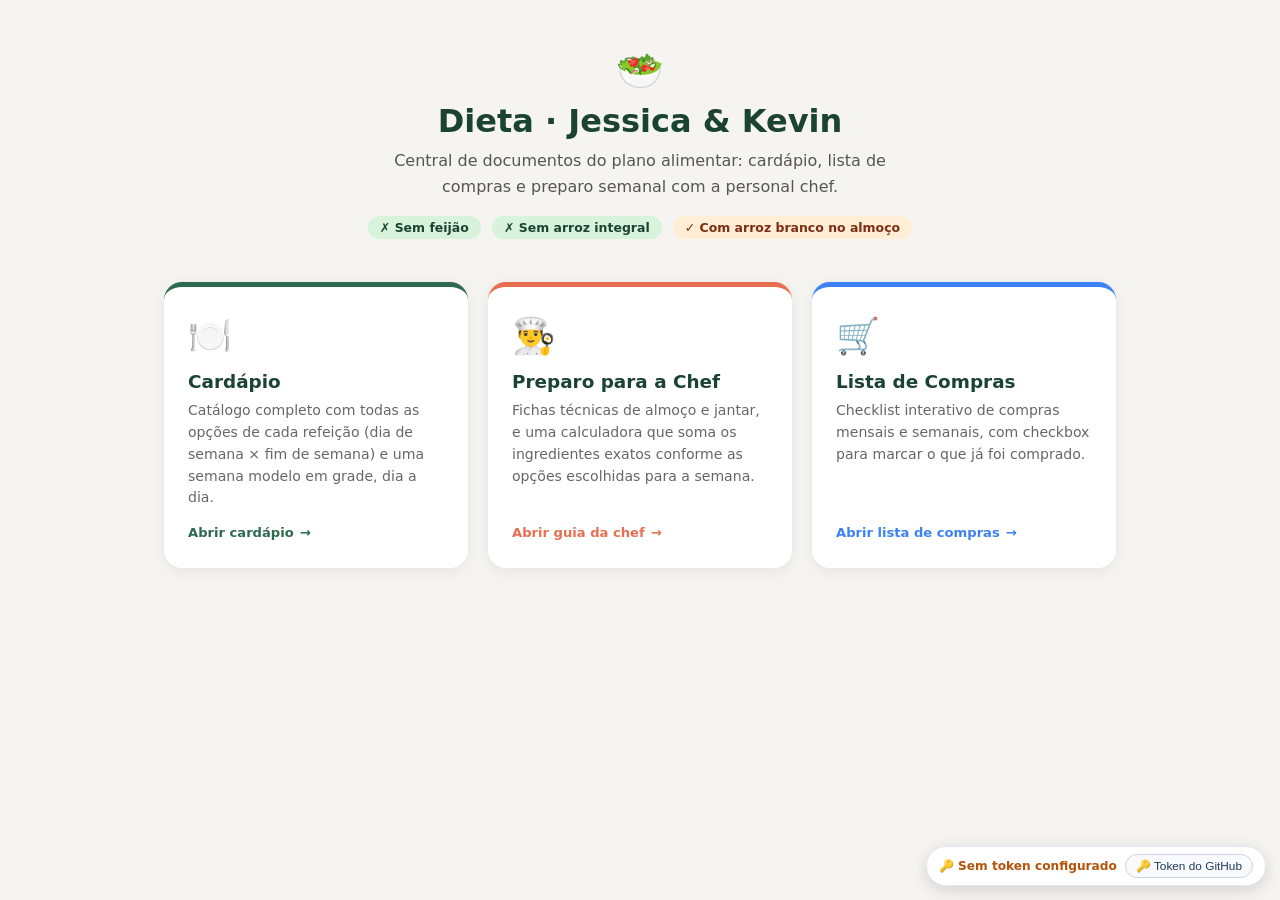
<file: index.html>
<!DOCTYPE html>
<html lang="pt-BR">
<head>
<meta charset="UTF-8">
<meta name="viewport" content="width=device-width, initial-scale=1.0">
<title>Dieta · Jessica &amp; Kevin</title>
<link rel="stylesheet" href="assets/css/common.css">
<link rel="stylesheet" href="assets/css/index.css">
</head>
<body>

<header>
  <div class="emoji">🥗</div>
  <h1>Dieta · Jessica &amp; Kevin</h1>
  <p>Central de documentos do plano alimentar: cardápio, lista de compras e preparo semanal com a personal chef.</p>
  <div class="tags">
    <span class="tag">✗ Sem feijão</span>
    <span class="tag">✗ Sem arroz integral</span>
    <span class="tag orange">✓ Com arroz branco no almoço</span>
  </div>
</header>

<div class="cards">
  <a class="card" href="cardapio-opcoes-semana.html">
    <div class="card-icon">🍽️</div>
    <h2>Cardápio</h2>
    <p>Catálogo completo com todas as opções de cada refeição (dia de semana × fim de semana) e uma semana modelo em grade, dia a dia.</p>
    <div class="card-cta">Abrir cardápio <span class="arrow">→</span></div>
  </a>

  <a class="card orange" href="preparo-chef.html">
    <div class="card-icon">👨‍🍳</div>
    <h2>Preparo para a Chef</h2>
    <p>Fichas técnicas de almoço e jantar, e uma calculadora que soma os ingredientes exatos conforme as opções escolhidas para a semana.</p>
    <div class="card-cta">Abrir guia da chef <span class="arrow">→</span></div>
  </a>

  <a class="card blue" href="lista-compras.html">
    <div class="card-icon">🛒</div>
    <h2>Lista de Compras</h2>
    <p>Checklist interativo de compras mensais e semanais, com checkbox para marcar o que já foi comprado.</p>
    <div class="card-cta">Abrir lista de compras <span class="arrow">→</span></div>
  </a>
</div>

<script src="assets/js/common.js"></script>
</body>
</html>
</file>
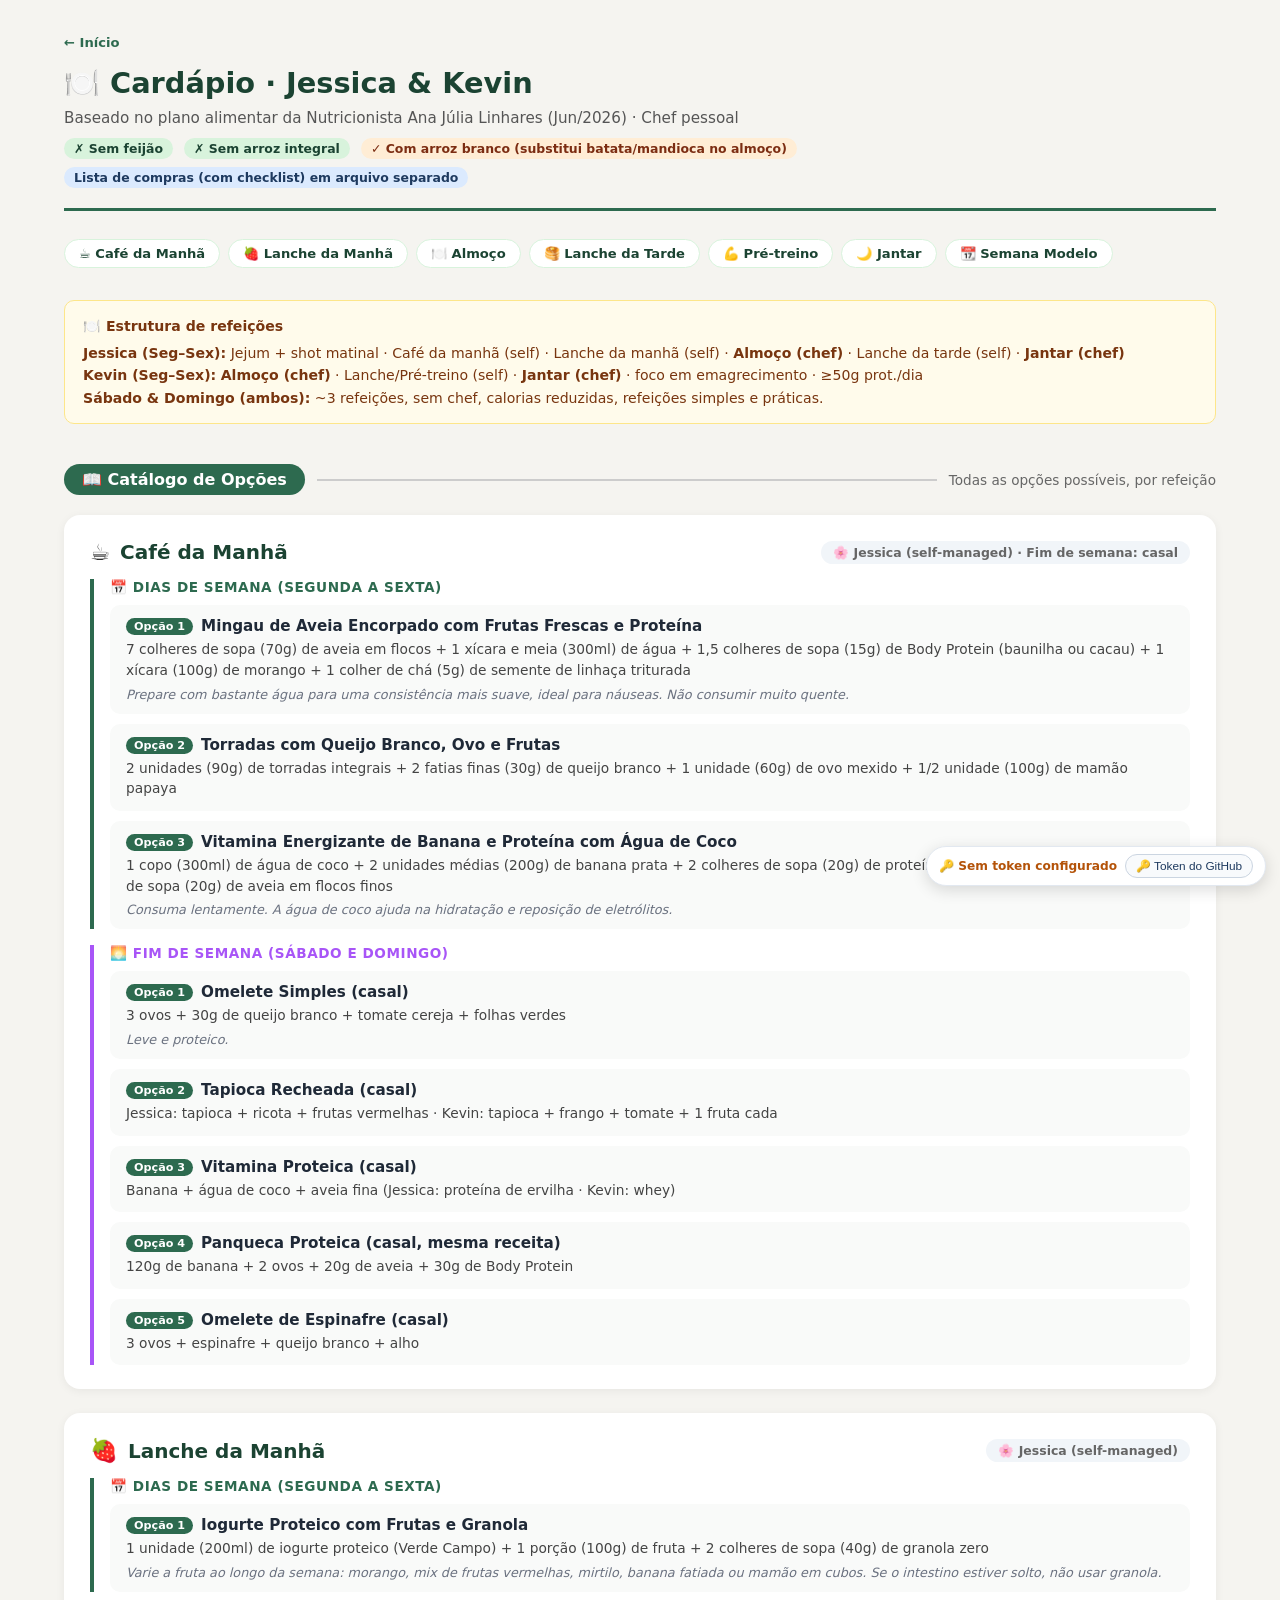
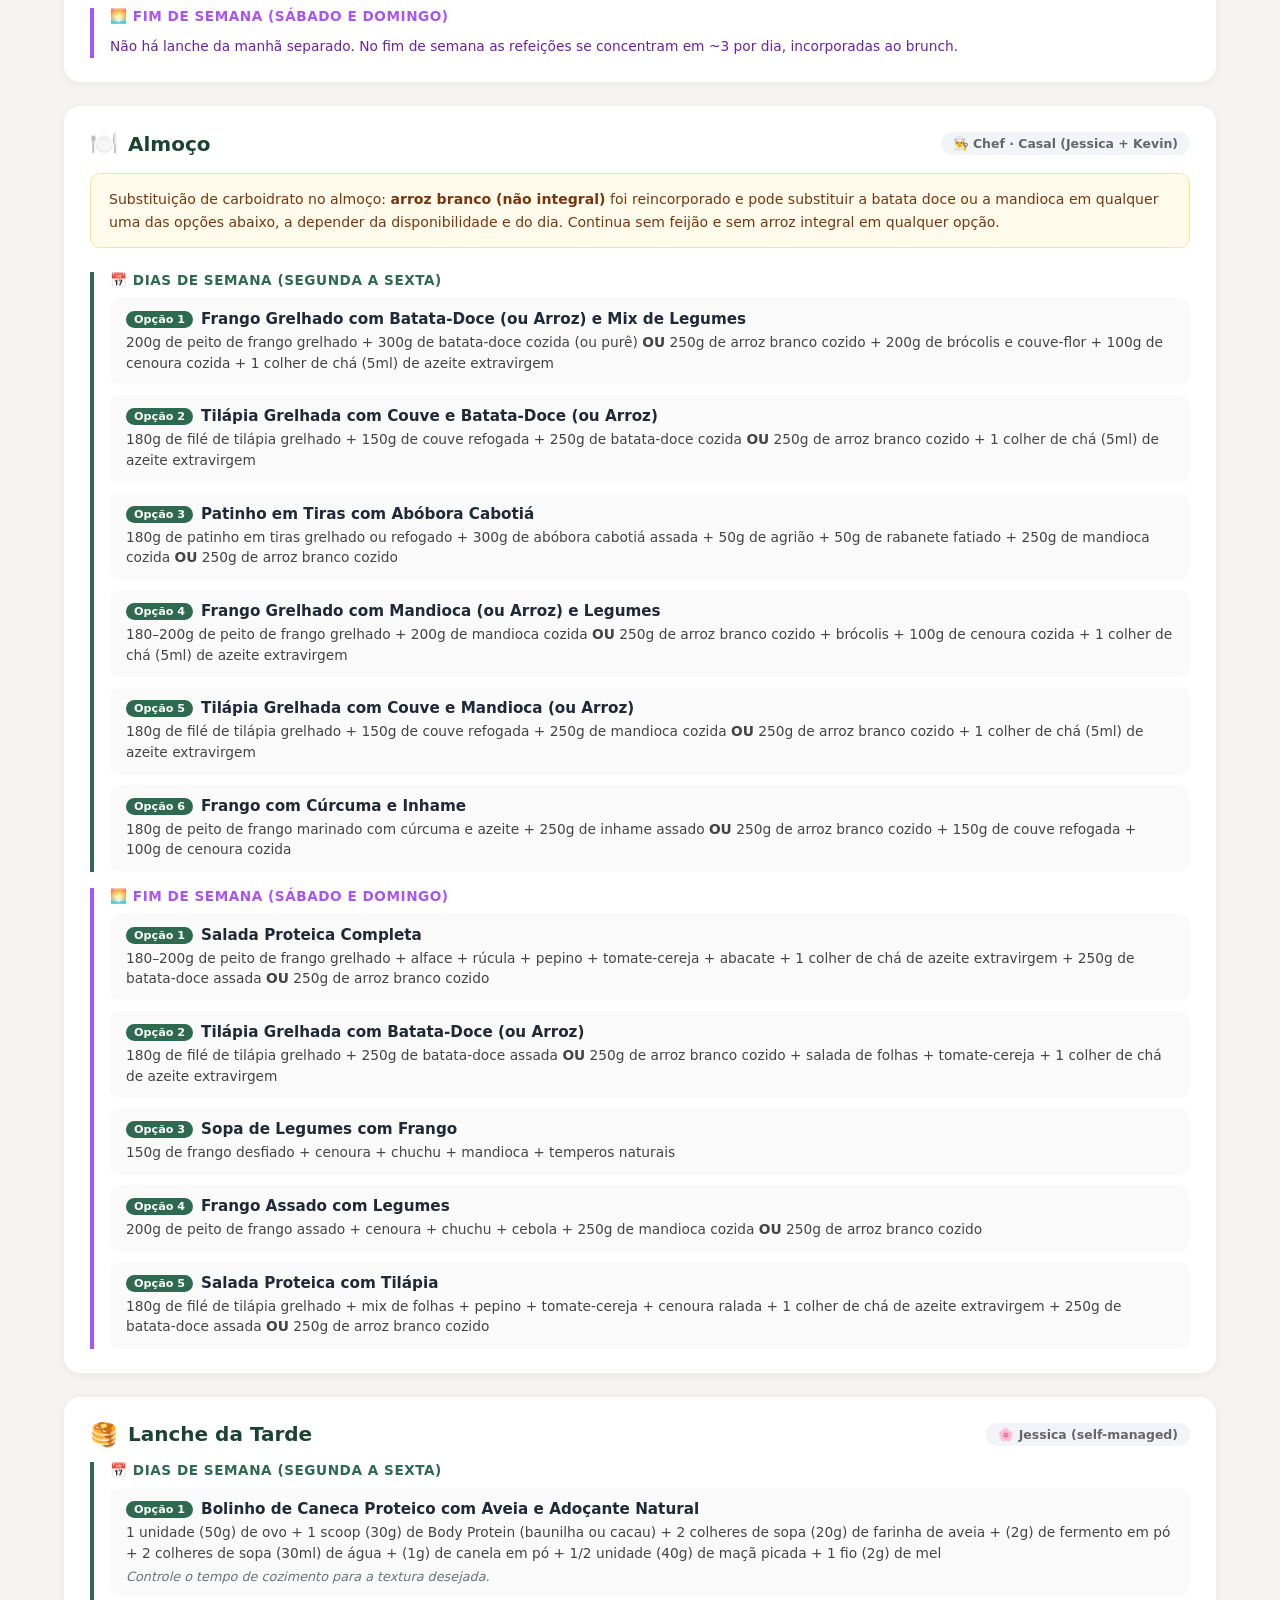
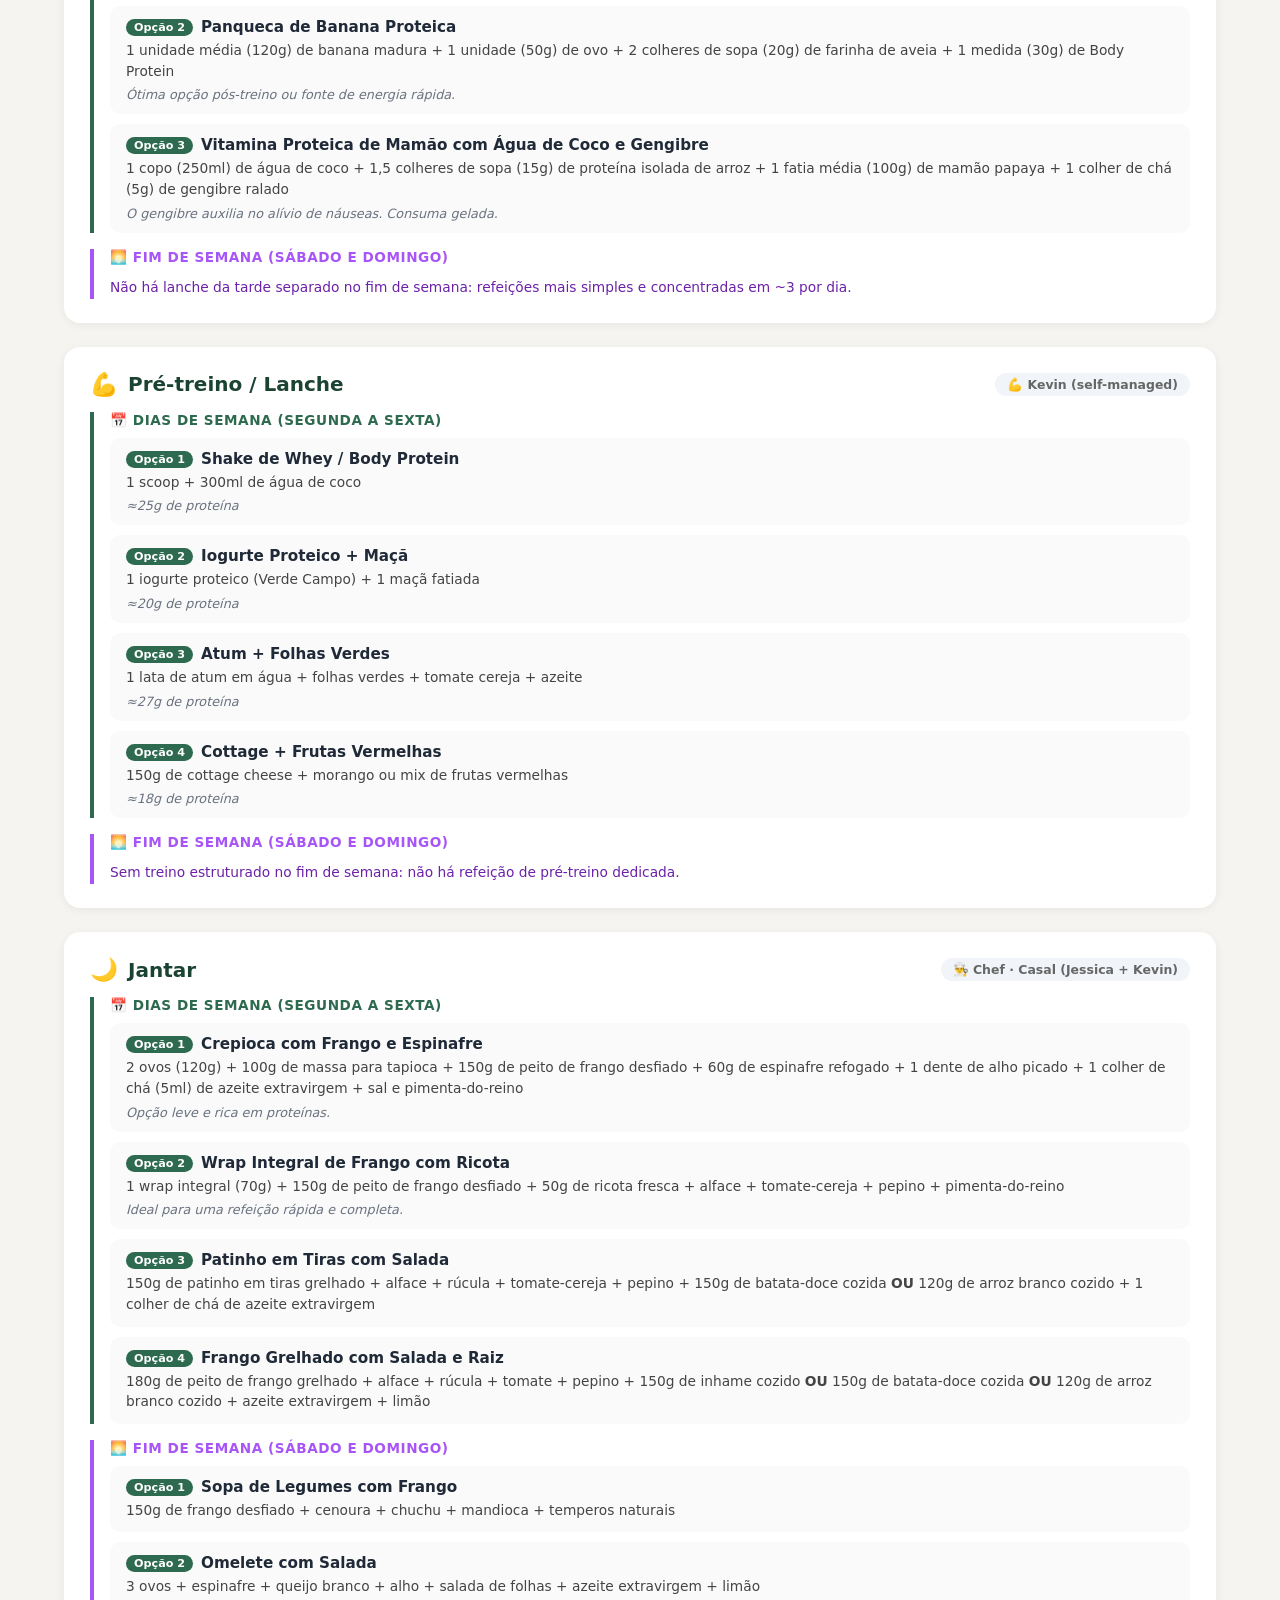
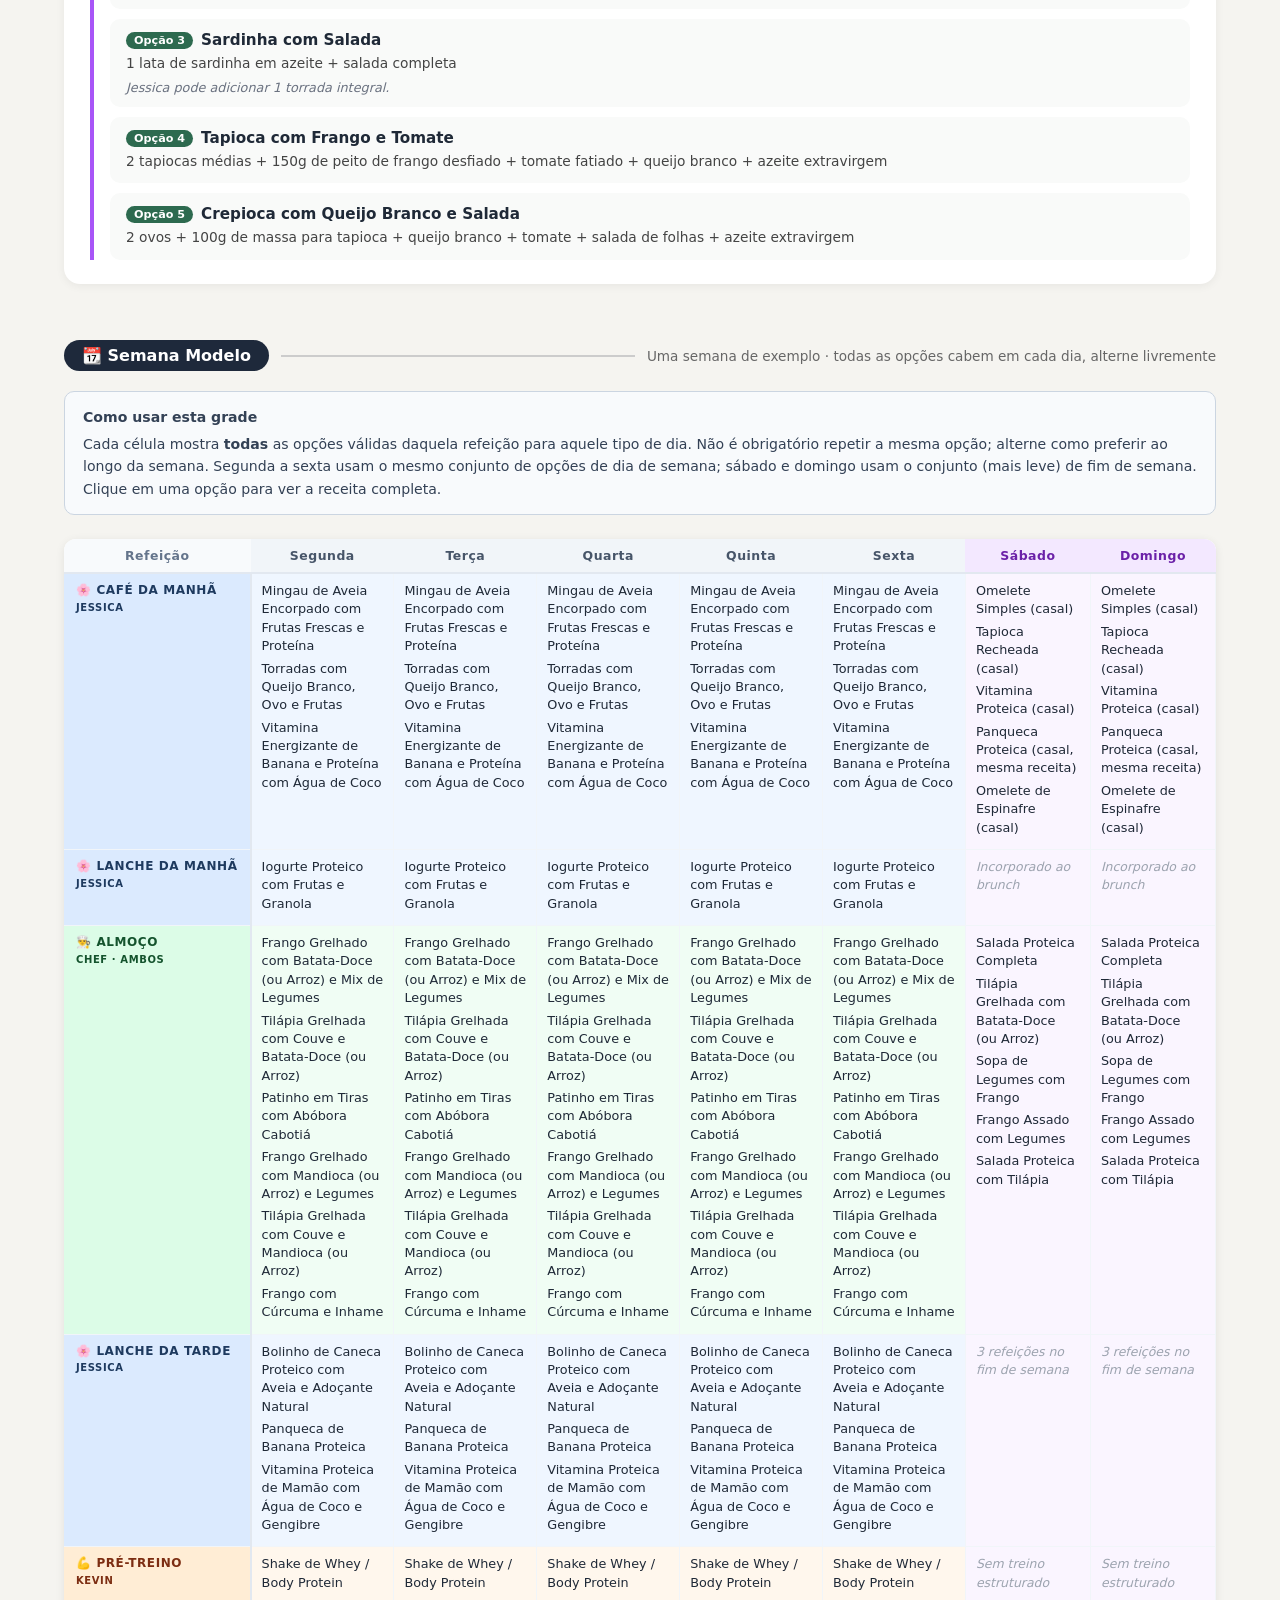
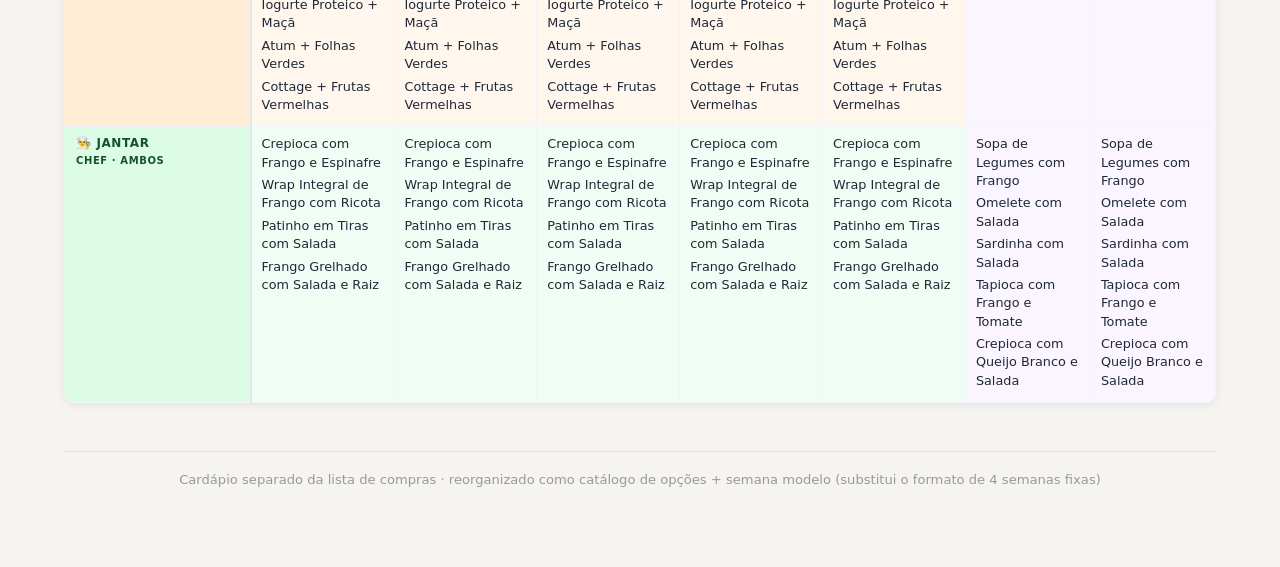
<file: cardapio-opcoes-semana.html>
<!DOCTYPE html>
<html lang="pt-BR">
<head>
<meta charset="UTF-8">
<meta name="viewport" content="width=device-width, initial-scale=1.0">
<title>Cardápio · Jessica &amp; Kevin</title>
<link rel="stylesheet" href="assets/css/common.css">
<link rel="stylesheet" href="assets/css/cardapio.css">
</head>
<body>

<a class="back-nav" href="index.html">← Início</a>
<header>
  <h1>🍽️ Cardápio · Jessica &amp; Kevin</h1>
  <p>Baseado no plano alimentar da Nutricionista Ana Júlia Linhares (Jun/2026) · Chef pessoal</p>
  <div>
    <span class="tag">✗ Sem feijão</span>
    <span class="tag">✗ Sem arroz integral</span>
    <span class="tag orange">✓ Com arroz branco (substitui batata/mandioca no almoço)</span>
    <span class="tag blue">Lista de compras (com checklist) em arquivo separado</span>
  </div>
</header>

<nav class="toc">
  <a href="#cafe">☕ Café da Manhã</a>
  <a href="#lanche-manha">🍓 Lanche da Manhã</a>
  <a href="#almoco">🍽️ Almoço</a>
  <a href="#lanche-tarde">🥞 Lanche da Tarde</a>
  <a href="#pretreino">💪 Pré-treino</a>
  <a href="#jantar">🌙 Jantar</a>
  <a href="#semana-modelo">📆 Semana Modelo</a>
</nav>

<div class="note-box">
  <strong>🍽️ Estrutura de refeições</strong>
  <b>Jessica (Seg–Sex):</b> Jejum + shot matinal · Café da manhã (self) · Lanche da manhã (self) · <b>Almoço (chef)</b> · Lanche da tarde (self) · <b>Jantar (chef)</b><br>
  <b>Kevin (Seg–Sex):</b> <b>Almoço (chef)</b> · Lanche/Pré-treino (self) · <b>Jantar (chef)</b> · foco em emagrecimento · ≥50g prot./dia<br>
  <b>Sábado &amp; Domingo (ambos):</b> ~3 refeições, sem chef, calorias reduzidas, refeições simples e práticas.
</div>

<div class="section-title">
  <span class="badge">📖 Catálogo de Opções</span>
  <hr>
  <p>Todas as opções possíveis, por refeição</p>
</div>

<div class="meal-section" id="cafe">
  <div class="meal-header"><span class="meal-icon">☕</span><h2>Café da Manhã</h2><span class="who-tag">🌸 Jessica (self-managed) · Fim de semana: casal</span></div>
  
  <div class="opt-groups">
  <div class="opt-group" style="border-left-color:#2d6a4f;">
    <div class="opt-group-label" style="color:#2d6a4f;">📅 Dias de Semana (Segunda a Sexta)</div>
    <div class="opt-card">
      <div class="opt-title"><span class="opt-num">Opção 1</span>Mingau de Aveia Encorpado com Frutas Frescas e Proteína</div>
      <div class="opt-ing">7 colheres de sopa (70g) de aveia em flocos + 1 xícara e meia (300ml) de água + 1,5 colheres de sopa (15g) de Body Protein (baunilha ou cacau) + 1 xícara (100g) de morango + 1 colher de chá (5g) de semente de linhaça triturada</div>
      <div class="obs">Prepare com bastante água para uma consistência mais suave, ideal para náuseas. Não consumir muito quente.</div>
    </div>
    <div class="opt-card">
      <div class="opt-title"><span class="opt-num">Opção 2</span>Torradas com Queijo Branco, Ovo e Frutas</div>
      <div class="opt-ing">2 unidades (90g) de torradas integrais + 2 fatias finas (30g) de queijo branco + 1 unidade (60g) de ovo mexido + 1/2 unidade (100g) de mamão papaya</div>
      
    </div>
    <div class="opt-card">
      <div class="opt-title"><span class="opt-num">Opção 3</span>Vitamina Energizante de Banana e Proteína com Água de Coco</div>
      <div class="opt-ing">1 copo (300ml) de água de coco + 2 unidades médias (200g) de banana prata + 2 colheres de sopa (20g) de proteína isolada de ervilha + 2 colheres de sopa (20g) de aveia em flocos finos</div>
      <div class="obs">Consuma lentamente. A água de coco ajuda na hidratação e reposição de eletrólitos.</div>
    </div>
  </div>
  <div class="opt-group" style="border-left-color:#a855f7;">
    <div class="opt-group-label" style="color:#a855f7;">🌅 Fim de Semana (Sábado e Domingo)</div>
    <div class="opt-card">
      <div class="opt-title"><span class="opt-num">Opção 1</span>Omelete Simples (casal)</div>
      <div class="opt-ing">3 ovos + 30g de queijo branco + tomate cereja + folhas verdes</div>
      <div class="obs">Leve e proteico.</div>
    </div>
    <div class="opt-card">
      <div class="opt-title"><span class="opt-num">Opção 2</span>Tapioca Recheada (casal)</div>
      <div class="opt-ing">Jessica: tapioca + ricota + frutas vermelhas · Kevin: tapioca + frango + tomate + 1 fruta cada</div>
      
    </div>
    <div class="opt-card">
      <div class="opt-title"><span class="opt-num">Opção 3</span>Vitamina Proteica (casal)</div>
      <div class="opt-ing">Banana + água de coco + aveia fina (Jessica: proteína de ervilha · Kevin: whey)</div>
      
    </div>
    <div class="opt-card">
      <div class="opt-title"><span class="opt-num">Opção 4</span>Panqueca Proteica (casal, mesma receita)</div>
      <div class="opt-ing">120g de banana + 2 ovos + 20g de aveia + 30g de Body Protein</div>
      
    </div>
    <div class="opt-card">
      <div class="opt-title"><span class="opt-num">Opção 5</span>Omelete de Espinafre (casal)</div>
      <div class="opt-ing">3 ovos + espinafre + queijo branco + alho</div>
      
    </div>
  </div>
  </div>
</div>
<div class="meal-section" id="lanche-manha">
  <div class="meal-header"><span class="meal-icon">🍓</span><h2>Lanche da Manhã</h2><span class="who-tag">🌸 Jessica (self-managed)</span></div>
  
  <div class="opt-groups">
  <div class="opt-group" style="border-left-color:#2d6a4f;">
    <div class="opt-group-label" style="color:#2d6a4f;">📅 Dias de Semana (Segunda a Sexta)</div>
    <div class="opt-card">
      <div class="opt-title"><span class="opt-num">Opção 1</span>Iogurte Proteico com Frutas e Granola</div>
      <div class="opt-ing">1 unidade (200ml) de iogurte proteico (Verde Campo) + 1 porção (100g) de fruta + 2 colheres de sopa (40g) de granola zero</div>
      <div class="obs">Varie a fruta ao longo da semana: morango, mix de frutas vermelhas, mirtilo, banana fatiada ou mamão em cubos. Se o intestino estiver solto, não usar granola.</div>
    </div>
  </div>
<div class="opt-group" style="border-left-color:#a855f7;"><div class="opt-group-label" style="color:#a855f7;">🌅 Fim de Semana (Sábado e Domingo)</div><p class="weekend-note">Não há lanche da manhã separado. No fim de semana as refeições se concentram em ~3 por dia, incorporadas ao brunch.</p></div>  </div>
</div>
<div class="meal-section" id="almoco">
  <div class="meal-header"><span class="meal-icon">🍽️</span><h2>Almoço</h2><span class="who-tag">👨‍🍳 Chef · Casal (Jessica + Kevin)</span></div>
  <div class="note-box">Substituição de carboidrato no almoço: <b>arroz branco (não integral)</b> foi reincorporado e pode substituir a batata doce ou a mandioca em qualquer uma das opções abaixo, a depender da disponibilidade e do dia. Continua sem feijão e sem arroz integral em qualquer opção.</div>
  <div class="opt-groups">
  <div class="opt-group" style="border-left-color:#2d6a4f;">
    <div class="opt-group-label" style="color:#2d6a4f;">📅 Dias de Semana (Segunda a Sexta)</div>
    <div class="opt-card">
      <div class="opt-title"><span class="opt-num">Opção 1</span>Frango Grelhado com Batata-Doce (ou Arroz) e Mix de Legumes</div>
      <div class="opt-ing">200g de peito de frango grelhado + 300g de batata-doce cozida (ou purê) <b>OU</b> 250g de arroz branco cozido + 200g de brócolis e couve-flor + 100g de cenoura cozida + 1 colher de chá (5ml) de azeite extravirgem</div>

    </div>
    <div class="opt-card">
      <div class="opt-title"><span class="opt-num">Opção 2</span>Tilápia Grelhada com Couve e Batata-Doce (ou Arroz)</div>
      <div class="opt-ing">180g de filé de tilápia grelhado + 150g de couve refogada + 250g de batata-doce cozida <b>OU</b> 250g de arroz branco cozido + 1 colher de chá (5ml) de azeite extravirgem</div>

    </div>
    <div class="opt-card">
      <div class="opt-title"><span class="opt-num">Opção 3</span>Patinho em Tiras com Abóbora Cabotiá</div>
      <div class="opt-ing">180g de patinho em tiras grelhado ou refogado + 300g de abóbora cabotiá assada + 50g de agrião + 50g de rabanete fatiado + 250g de mandioca cozida <b>OU</b> 250g de arroz branco cozido</div>

    </div>
    <div class="opt-card">
      <div class="opt-title"><span class="opt-num">Opção 4</span>Frango Grelhado com Mandioca (ou Arroz) e Legumes</div>
      <div class="opt-ing">180–200g de peito de frango grelhado + 200g de mandioca cozida <b>OU</b> 250g de arroz branco cozido + brócolis + 100g de cenoura cozida + 1 colher de chá (5ml) de azeite extravirgem</div>

    </div>
    <div class="opt-card">
      <div class="opt-title"><span class="opt-num">Opção 5</span>Tilápia Grelhada com Couve e Mandioca (ou Arroz)</div>
      <div class="opt-ing">180g de filé de tilápia grelhado + 150g de couve refogada + 250g de mandioca cozida <b>OU</b> 250g de arroz branco cozido + 1 colher de chá (5ml) de azeite extravirgem</div>

    </div>
    <div class="opt-card">
      <div class="opt-title"><span class="opt-num">Opção 6</span>Frango com Cúrcuma e Inhame</div>
      <div class="opt-ing">180g de peito de frango marinado com cúrcuma e azeite + 250g de inhame assado <b>OU</b> 250g de arroz branco cozido + 150g de couve refogada + 100g de cenoura cozida</div>

    </div>
  </div>
  <div class="opt-group" style="border-left-color:#a855f7;">
    <div class="opt-group-label" style="color:#a855f7;">🌅 Fim de Semana (Sábado e Domingo)</div>
    <div class="opt-card">
      <div class="opt-title"><span class="opt-num">Opção 1</span>Salada Proteica Completa</div>
      <div class="opt-ing">180–200g de peito de frango grelhado + alface + rúcula + pepino + tomate-cereja + abacate + 1 colher de chá de azeite extravirgem + 250g de batata-doce assada <b>OU</b> 250g de arroz branco cozido</div>

    </div>
    <div class="opt-card">
      <div class="opt-title"><span class="opt-num">Opção 2</span>Tilápia Grelhada com Batata-Doce (ou Arroz)</div>
      <div class="opt-ing">180g de filé de tilápia grelhado + 250g de batata-doce assada <b>OU</b> 250g de arroz branco cozido + salada de folhas + tomate-cereja + 1 colher de chá de azeite extravirgem</div>

    </div>
    <div class="opt-card">
      <div class="opt-title"><span class="opt-num">Opção 3</span>Sopa de Legumes com Frango</div>
      <div class="opt-ing">150g de frango desfiado + cenoura + chuchu + mandioca + temperos naturais</div>

    </div>
    <div class="opt-card">
      <div class="opt-title"><span class="opt-num">Opção 4</span>Frango Assado com Legumes</div>
      <div class="opt-ing">200g de peito de frango assado + cenoura + chuchu + cebola + 250g de mandioca cozida <b>OU</b> 250g de arroz branco cozido</div>

    </div>
    <div class="opt-card">
      <div class="opt-title"><span class="opt-num">Opção 5</span>Salada Proteica com Tilápia</div>
      <div class="opt-ing">180g de filé de tilápia grelhado + mix de folhas + pepino + tomate-cereja + cenoura ralada + 1 colher de chá de azeite extravirgem + 250g de batata-doce assada <b>OU</b> 250g de arroz branco cozido</div>

    </div>
  </div>
  </div>
</div>
<div class="meal-section" id="lanche-tarde">
  <div class="meal-header"><span class="meal-icon">🥞</span><h2>Lanche da Tarde</h2><span class="who-tag">🌸 Jessica (self-managed)</span></div>
  
  <div class="opt-groups">
  <div class="opt-group" style="border-left-color:#2d6a4f;">
    <div class="opt-group-label" style="color:#2d6a4f;">📅 Dias de Semana (Segunda a Sexta)</div>
    <div class="opt-card">
      <div class="opt-title"><span class="opt-num">Opção 1</span>Bolinho de Caneca Proteico com Aveia e Adoçante Natural</div>
      <div class="opt-ing">1 unidade (50g) de ovo + 1 scoop (30g) de Body Protein (baunilha ou cacau) + 2 colheres de sopa (20g) de farinha de aveia + (2g) de fermento em pó + 2 colheres de sopa (30ml) de água + (1g) de canela em pó + 1/2 unidade (40g) de maçã picada + 1 fio (2g) de mel</div>
      <div class="obs">Controle o tempo de cozimento para a textura desejada.</div>
    </div>
    <div class="opt-card">
      <div class="opt-title"><span class="opt-num">Opção 2</span>Panqueca de Banana Proteica</div>
      <div class="opt-ing">1 unidade média (120g) de banana madura + 1 unidade (50g) de ovo + 2 colheres de sopa (20g) de farinha de aveia + 1 medida (30g) de Body Protein</div>
      <div class="obs">Ótima opção pós-treino ou fonte de energia rápida.</div>
    </div>
    <div class="opt-card">
      <div class="opt-title"><span class="opt-num">Opção 3</span>Vitamina Proteica de Mamão com Água de Coco e Gengibre</div>
      <div class="opt-ing">1 copo (250ml) de água de coco + 1,5 colheres de sopa (15g) de proteína isolada de arroz + 1 fatia média (100g) de mamão papaya + 1 colher de chá (5g) de gengibre ralado</div>
      <div class="obs">O gengibre auxilia no alívio de náuseas. Consuma gelada.</div>
    </div>
  </div>
<div class="opt-group" style="border-left-color:#a855f7;"><div class="opt-group-label" style="color:#a855f7;">🌅 Fim de Semana (Sábado e Domingo)</div><p class="weekend-note">Não há lanche da tarde separado no fim de semana: refeições mais simples e concentradas em ~3 por dia.</p></div>  </div>
</div>
<div class="meal-section" id="pretreino">
  <div class="meal-header"><span class="meal-icon">💪</span><h2>Pré-treino / Lanche</h2><span class="who-tag">💪 Kevin (self-managed)</span></div>
  
  <div class="opt-groups">
  <div class="opt-group" style="border-left-color:#2d6a4f;">
    <div class="opt-group-label" style="color:#2d6a4f;">📅 Dias de Semana (Segunda a Sexta)</div>
    <div class="opt-card">
      <div class="opt-title"><span class="opt-num">Opção 1</span>Shake de Whey / Body Protein</div>
      <div class="opt-ing">1 scoop + 300ml de água de coco</div>
      <div class="obs">≈25g de proteína</div>
    </div>
    <div class="opt-card">
      <div class="opt-title"><span class="opt-num">Opção 2</span>Iogurte Proteico + Maçã</div>
      <div class="opt-ing">1 iogurte proteico (Verde Campo) + 1 maçã fatiada</div>
      <div class="obs">≈20g de proteína</div>
    </div>
    <div class="opt-card">
      <div class="opt-title"><span class="opt-num">Opção 3</span>Atum + Folhas Verdes</div>
      <div class="opt-ing">1 lata de atum em água + folhas verdes + tomate cereja + azeite</div>
      <div class="obs">≈27g de proteína</div>
    </div>
    <div class="opt-card">
      <div class="opt-title"><span class="opt-num">Opção 4</span>Cottage + Frutas Vermelhas</div>
      <div class="opt-ing">150g de cottage cheese + morango ou mix de frutas vermelhas</div>
      <div class="obs">≈18g de proteína</div>
    </div>
  </div>
<div class="opt-group" style="border-left-color:#a855f7;"><div class="opt-group-label" style="color:#a855f7;">🌅 Fim de Semana (Sábado e Domingo)</div><p class="weekend-note">Sem treino estruturado no fim de semana: não há refeição de pré-treino dedicada.</p></div>  </div>
</div>
<div class="meal-section" id="jantar">
  <div class="meal-header"><span class="meal-icon">🌙</span><h2>Jantar</h2><span class="who-tag">👨‍🍳 Chef · Casal (Jessica + Kevin)</span></div>
  
  <div class="opt-groups">
  <div class="opt-group" style="border-left-color:#2d6a4f;">
    <div class="opt-group-label" style="color:#2d6a4f;">📅 Dias de Semana (Segunda a Sexta)</div>
    <div class="opt-card">
      <div class="opt-title"><span class="opt-num">Opção 1</span>Crepioca com Frango e Espinafre</div>
      <div class="opt-ing">2 ovos (120g) + 100g de massa para tapioca + 150g de peito de frango desfiado + 60g de espinafre refogado + 1 dente de alho picado + 1 colher de chá (5ml) de azeite extravirgem + sal e pimenta-do-reino</div>
      <div class="obs">Opção leve e rica em proteínas.</div>
    </div>
    <div class="opt-card">
      <div class="opt-title"><span class="opt-num">Opção 2</span>Wrap Integral de Frango com Ricota</div>
      <div class="opt-ing">1 wrap integral (70g) + 150g de peito de frango desfiado + 50g de ricota fresca + alface + tomate-cereja + pepino + pimenta-do-reino</div>
      <div class="obs">Ideal para uma refeição rápida e completa.</div>
    </div>
    <div class="opt-card">
      <div class="opt-title"><span class="opt-num">Opção 3</span>Patinho em Tiras com Salada</div>
      <div class="opt-ing">150g de patinho em tiras grelhado + alface + rúcula + tomate-cereja + pepino + 150g de batata-doce cozida <b>OU</b> 120g de arroz branco cozido + 1 colher de chá de azeite extravirgem</div>

    </div>
    <div class="opt-card">
      <div class="opt-title"><span class="opt-num">Opção 4</span>Frango Grelhado com Salada e Raiz</div>
      <div class="opt-ing">180g de peito de frango grelhado + alface + rúcula + tomate + pepino + 150g de inhame cozido <b>OU</b> 150g de batata-doce cozida <b>OU</b> 120g de arroz branco cozido + azeite extravirgem + limão</div>

    </div>
  </div>
  <div class="opt-group" style="border-left-color:#a855f7;">
    <div class="opt-group-label" style="color:#a855f7;">🌅 Fim de Semana (Sábado e Domingo)</div>
    <div class="opt-card">
      <div class="opt-title"><span class="opt-num">Opção 1</span>Sopa de Legumes com Frango</div>
      <div class="opt-ing">150g de frango desfiado + cenoura + chuchu + mandioca + temperos naturais</div>

    </div>
    <div class="opt-card">
      <div class="opt-title"><span class="opt-num">Opção 2</span>Omelete com Salada</div>
      <div class="opt-ing">3 ovos + espinafre + queijo branco + alho + salada de folhas + azeite extravirgem + limão</div>

    </div>
    <div class="opt-card">
      <div class="opt-title"><span class="opt-num">Opção 3</span>Sardinha com Salada</div>
      <div class="opt-ing">1 lata de sardinha em azeite + salada completa</div>
      <div class="obs">Jessica pode adicionar 1 torrada integral.</div>
    </div>
    <div class="opt-card">
      <div class="opt-title"><span class="opt-num">Opção 4</span>Tapioca com Frango e Tomate</div>
      <div class="opt-ing">2 tapiocas médias + 150g de peito de frango desfiado + tomate fatiado + queijo branco + azeite extravirgem</div>

    </div>
    <div class="opt-card">
      <div class="opt-title"><span class="opt-num">Opção 5</span>Crepioca com Queijo Branco e Salada</div>
      <div class="opt-ing">2 ovos + 100g de massa para tapioca + queijo branco + tomate + salada de folhas + azeite extravirgem</div>

    </div>
  </div>
  </div>
</div>

<div id="semana-modelo"></div>
<div class="section-title" style="margin-top:56px;">
  <span class="badge" style="background:#1e293b;">📆 Semana Modelo</span>
  <hr>
  <p>Uma semana de exemplo · todas as opções cabem em cada dia, alterne livremente</p>
</div>

<div class="note-box" style="background:#f8fafc; border-color:#cbd5e1; color:#334155;">
  <strong>Como usar esta grade</strong>
  Cada célula mostra <b>todas</b> as opções válidas daquela refeição para aquele tipo de dia. Não é obrigatório repetir a mesma opção; alterne como preferir ao longo da semana. Segunda a sexta usam o mesmo conjunto de opções de dia de semana; sábado e domingo usam o conjunto (mais leve) de fim de semana. Clique em uma opção para ver a receita completa.
</div>

<div class="menu-table-wrap">
  <table class="menu">
    <thead>
      <tr>
        <th class="row-label">Refeição</th>
        <th class="day-header">Segunda</th><th class="day-header">Terça</th><th class="day-header">Quarta</th><th class="day-header">Quinta</th><th class="day-header">Sexta</th><th class="wkend-header">Sábado</th><th class="wkend-header">Domingo</th>
      </tr>
    </thead>
    <tbody>
      <tr class="row-jessica">
        <td class="row-label-cell">🌸 Café da Manhã<br><small>Jessica</small></td>
        <td><ul class="cell-list"><li><a href="#cafe">Mingau de Aveia Encorpado com Frutas Frescas e Proteína</a></li><li><a href="#cafe">Torradas com Queijo Branco, Ovo e Frutas</a></li><li><a href="#cafe">Vitamina Energizante de Banana e Proteína com Água de Coco</a></li></ul></td><td><ul class="cell-list"><li><a href="#cafe">Mingau de Aveia Encorpado com Frutas Frescas e Proteína</a></li><li><a href="#cafe">Torradas com Queijo Branco, Ovo e Frutas</a></li><li><a href="#cafe">Vitamina Energizante de Banana e Proteína com Água de Coco</a></li></ul></td><td><ul class="cell-list"><li><a href="#cafe">Mingau de Aveia Encorpado com Frutas Frescas e Proteína</a></li><li><a href="#cafe">Torradas com Queijo Branco, Ovo e Frutas</a></li><li><a href="#cafe">Vitamina Energizante de Banana e Proteína com Água de Coco</a></li></ul></td><td><ul class="cell-list"><li><a href="#cafe">Mingau de Aveia Encorpado com Frutas Frescas e Proteína</a></li><li><a href="#cafe">Torradas com Queijo Branco, Ovo e Frutas</a></li><li><a href="#cafe">Vitamina Energizante de Banana e Proteína com Água de Coco</a></li></ul></td><td><ul class="cell-list"><li><a href="#cafe">Mingau de Aveia Encorpado com Frutas Frescas e Proteína</a></li><li><a href="#cafe">Torradas com Queijo Branco, Ovo e Frutas</a></li><li><a href="#cafe">Vitamina Energizante de Banana e Proteína com Água de Coco</a></li></ul></td>
        <td class="wkend"><ul class="cell-list"><li><a href="#cafe">Omelete Simples (casal)</a></li><li><a href="#cafe">Tapioca Recheada (casal)</a></li><li><a href="#cafe">Vitamina Proteica (casal)</a></li><li><a href="#cafe">Panqueca Proteica (casal, mesma receita)</a></li><li><a href="#cafe">Omelete de Espinafre (casal)</a></li></ul></td><td class="wkend"><ul class="cell-list"><li><a href="#cafe">Omelete Simples (casal)</a></li><li><a href="#cafe">Tapioca Recheada (casal)</a></li><li><a href="#cafe">Vitamina Proteica (casal)</a></li><li><a href="#cafe">Panqueca Proteica (casal, mesma receita)</a></li><li><a href="#cafe">Omelete de Espinafre (casal)</a></li></ul></td>
      </tr>
      <tr class="row-jessica">
        <td class="row-label-cell">🌸 Lanche da Manhã<br><small>Jessica</small></td>
        <td><ul class="cell-list"><li><a href="#lanche-manha">Iogurte Proteico com Frutas e Granola</a></li></ul></td><td><ul class="cell-list"><li><a href="#lanche-manha">Iogurte Proteico com Frutas e Granola</a></li></ul></td><td><ul class="cell-list"><li><a href="#lanche-manha">Iogurte Proteico com Frutas e Granola</a></li></ul></td><td><ul class="cell-list"><li><a href="#lanche-manha">Iogurte Proteico com Frutas e Granola</a></li></ul></td><td><ul class="cell-list"><li><a href="#lanche-manha">Iogurte Proteico com Frutas e Granola</a></li></ul></td>
        <td class="wkend"><span class="cell-note">Incorporado ao brunch</span></td><td class="wkend"><span class="cell-note">Incorporado ao brunch</span></td>
      </tr>
      <tr class="row-chef">
        <td class="row-label-cell">👨‍🍳 Almoço<br><small>Chef · Ambos</small></td>
        <td><ul class="cell-list"><li><a href="#almoco">Frango Grelhado com Batata-Doce (ou Arroz) e Mix de Legumes</a></li><li><a href="#almoco">Tilápia Grelhada com Couve e Batata-Doce (ou Arroz)</a></li><li><a href="#almoco">Patinho em Tiras com Abóbora Cabotiá</a></li><li><a href="#almoco">Frango Grelhado com Mandioca (ou Arroz) e Legumes</a></li><li><a href="#almoco">Tilápia Grelhada com Couve e Mandioca (ou Arroz)</a></li><li><a href="#almoco">Frango com Cúrcuma e Inhame</a></li></ul></td><td><ul class="cell-list"><li><a href="#almoco">Frango Grelhado com Batata-Doce (ou Arroz) e Mix de Legumes</a></li><li><a href="#almoco">Tilápia Grelhada com Couve e Batata-Doce (ou Arroz)</a></li><li><a href="#almoco">Patinho em Tiras com Abóbora Cabotiá</a></li><li><a href="#almoco">Frango Grelhado com Mandioca (ou Arroz) e Legumes</a></li><li><a href="#almoco">Tilápia Grelhada com Couve e Mandioca (ou Arroz)</a></li><li><a href="#almoco">Frango com Cúrcuma e Inhame</a></li></ul></td><td><ul class="cell-list"><li><a href="#almoco">Frango Grelhado com Batata-Doce (ou Arroz) e Mix de Legumes</a></li><li><a href="#almoco">Tilápia Grelhada com Couve e Batata-Doce (ou Arroz)</a></li><li><a href="#almoco">Patinho em Tiras com Abóbora Cabotiá</a></li><li><a href="#almoco">Frango Grelhado com Mandioca (ou Arroz) e Legumes</a></li><li><a href="#almoco">Tilápia Grelhada com Couve e Mandioca (ou Arroz)</a></li><li><a href="#almoco">Frango com Cúrcuma e Inhame</a></li></ul></td><td><ul class="cell-list"><li><a href="#almoco">Frango Grelhado com Batata-Doce (ou Arroz) e Mix de Legumes</a></li><li><a href="#almoco">Tilápia Grelhada com Couve e Batata-Doce (ou Arroz)</a></li><li><a href="#almoco">Patinho em Tiras com Abóbora Cabotiá</a></li><li><a href="#almoco">Frango Grelhado com Mandioca (ou Arroz) e Legumes</a></li><li><a href="#almoco">Tilápia Grelhada com Couve e Mandioca (ou Arroz)</a></li><li><a href="#almoco">Frango com Cúrcuma e Inhame</a></li></ul></td><td><ul class="cell-list"><li><a href="#almoco">Frango Grelhado com Batata-Doce (ou Arroz) e Mix de Legumes</a></li><li><a href="#almoco">Tilápia Grelhada com Couve e Batata-Doce (ou Arroz)</a></li><li><a href="#almoco">Patinho em Tiras com Abóbora Cabotiá</a></li><li><a href="#almoco">Frango Grelhado com Mandioca (ou Arroz) e Legumes</a></li><li><a href="#almoco">Tilápia Grelhada com Couve e Mandioca (ou Arroz)</a></li><li><a href="#almoco">Frango com Cúrcuma e Inhame</a></li></ul></td>
        <td class="wkend"><ul class="cell-list"><li><a href="#almoco">Salada Proteica Completa</a></li><li><a href="#almoco">Tilápia Grelhada com Batata-Doce (ou Arroz)</a></li><li><a href="#almoco">Sopa de Legumes com Frango</a></li><li><a href="#almoco">Frango Assado com Legumes</a></li><li><a href="#almoco">Salada Proteica com Tilápia</a></li></ul></td><td class="wkend"><ul class="cell-list"><li><a href="#almoco">Salada Proteica Completa</a></li><li><a href="#almoco">Tilápia Grelhada com Batata-Doce (ou Arroz)</a></li><li><a href="#almoco">Sopa de Legumes com Frango</a></li><li><a href="#almoco">Frango Assado com Legumes</a></li><li><a href="#almoco">Salada Proteica com Tilápia</a></li></ul></td>
      </tr>
      <tr class="row-jessica">
        <td class="row-label-cell">🌸 Lanche da Tarde<br><small>Jessica</small></td>
        <td><ul class="cell-list"><li><a href="#lanche-tarde">Bolinho de Caneca Proteico com Aveia e Adoçante Natural</a></li><li><a href="#lanche-tarde">Panqueca de Banana Proteica</a></li><li><a href="#lanche-tarde">Vitamina Proteica de Mamão com Água de Coco e Gengibre</a></li></ul></td><td><ul class="cell-list"><li><a href="#lanche-tarde">Bolinho de Caneca Proteico com Aveia e Adoçante Natural</a></li><li><a href="#lanche-tarde">Panqueca de Banana Proteica</a></li><li><a href="#lanche-tarde">Vitamina Proteica de Mamão com Água de Coco e Gengibre</a></li></ul></td><td><ul class="cell-list"><li><a href="#lanche-tarde">Bolinho de Caneca Proteico com Aveia e Adoçante Natural</a></li><li><a href="#lanche-tarde">Panqueca de Banana Proteica</a></li><li><a href="#lanche-tarde">Vitamina Proteica de Mamão com Água de Coco e Gengibre</a></li></ul></td><td><ul class="cell-list"><li><a href="#lanche-tarde">Bolinho de Caneca Proteico com Aveia e Adoçante Natural</a></li><li><a href="#lanche-tarde">Panqueca de Banana Proteica</a></li><li><a href="#lanche-tarde">Vitamina Proteica de Mamão com Água de Coco e Gengibre</a></li></ul></td><td><ul class="cell-list"><li><a href="#lanche-tarde">Bolinho de Caneca Proteico com Aveia e Adoçante Natural</a></li><li><a href="#lanche-tarde">Panqueca de Banana Proteica</a></li><li><a href="#lanche-tarde">Vitamina Proteica de Mamão com Água de Coco e Gengibre</a></li></ul></td>
        <td class="wkend"><span class="cell-note">3 refeições no fim de semana</span></td><td class="wkend"><span class="cell-note">3 refeições no fim de semana</span></td>
      </tr>
      <tr class="row-kevin">
        <td class="row-label-cell">💪 Pré-treino<br><small>Kevin</small></td>
        <td><ul class="cell-list"><li><a href="#pretreino">Shake de Whey / Body Protein</a></li><li><a href="#pretreino">Iogurte Proteico + Maçã</a></li><li><a href="#pretreino">Atum + Folhas Verdes</a></li><li><a href="#pretreino">Cottage + Frutas Vermelhas</a></li></ul></td><td><ul class="cell-list"><li><a href="#pretreino">Shake de Whey / Body Protein</a></li><li><a href="#pretreino">Iogurte Proteico + Maçã</a></li><li><a href="#pretreino">Atum + Folhas Verdes</a></li><li><a href="#pretreino">Cottage + Frutas Vermelhas</a></li></ul></td><td><ul class="cell-list"><li><a href="#pretreino">Shake de Whey / Body Protein</a></li><li><a href="#pretreino">Iogurte Proteico + Maçã</a></li><li><a href="#pretreino">Atum + Folhas Verdes</a></li><li><a href="#pretreino">Cottage + Frutas Vermelhas</a></li></ul></td><td><ul class="cell-list"><li><a href="#pretreino">Shake de Whey / Body Protein</a></li><li><a href="#pretreino">Iogurte Proteico + Maçã</a></li><li><a href="#pretreino">Atum + Folhas Verdes</a></li><li><a href="#pretreino">Cottage + Frutas Vermelhas</a></li></ul></td><td><ul class="cell-list"><li><a href="#pretreino">Shake de Whey / Body Protein</a></li><li><a href="#pretreino">Iogurte Proteico + Maçã</a></li><li><a href="#pretreino">Atum + Folhas Verdes</a></li><li><a href="#pretreino">Cottage + Frutas Vermelhas</a></li></ul></td>
        <td class="wkend"><span class="cell-note">Sem treino estruturado</span></td><td class="wkend"><span class="cell-note">Sem treino estruturado</span></td>
      </tr>
      <tr class="row-chef">
        <td class="row-label-cell">👨‍🍳 Jantar<br><small>Chef · Ambos</small></td>
        <td><ul class="cell-list"><li><a href="#jantar">Crepioca com Frango e Espinafre</a></li><li><a href="#jantar">Wrap Integral de Frango com Ricota</a></li><li><a href="#jantar">Patinho em Tiras com Salada</a></li><li><a href="#jantar">Frango Grelhado com Salada e Raiz</a></li></ul></td><td><ul class="cell-list"><li><a href="#jantar">Crepioca com Frango e Espinafre</a></li><li><a href="#jantar">Wrap Integral de Frango com Ricota</a></li><li><a href="#jantar">Patinho em Tiras com Salada</a></li><li><a href="#jantar">Frango Grelhado com Salada e Raiz</a></li></ul></td><td><ul class="cell-list"><li><a href="#jantar">Crepioca com Frango e Espinafre</a></li><li><a href="#jantar">Wrap Integral de Frango com Ricota</a></li><li><a href="#jantar">Patinho em Tiras com Salada</a></li><li><a href="#jantar">Frango Grelhado com Salada e Raiz</a></li></ul></td><td><ul class="cell-list"><li><a href="#jantar">Crepioca com Frango e Espinafre</a></li><li><a href="#jantar">Wrap Integral de Frango com Ricota</a></li><li><a href="#jantar">Patinho em Tiras com Salada</a></li><li><a href="#jantar">Frango Grelhado com Salada e Raiz</a></li></ul></td><td><ul class="cell-list"><li><a href="#jantar">Crepioca com Frango e Espinafre</a></li><li><a href="#jantar">Wrap Integral de Frango com Ricota</a></li><li><a href="#jantar">Patinho em Tiras com Salada</a></li><li><a href="#jantar">Frango Grelhado com Salada e Raiz</a></li></ul></td>
        <td class="wkend"><ul class="cell-list"><li><a href="#jantar">Sopa de Legumes com Frango</a></li><li><a href="#jantar">Omelete com Salada</a></li><li><a href="#jantar">Sardinha com Salada</a></li><li><a href="#jantar">Tapioca com Frango e Tomate</a></li><li><a href="#jantar">Crepioca com Queijo Branco e Salada</a></li></ul></td><td class="wkend"><ul class="cell-list"><li><a href="#jantar">Sopa de Legumes com Frango</a></li><li><a href="#jantar">Omelete com Salada</a></li><li><a href="#jantar">Sardinha com Salada</a></li><li><a href="#jantar">Tapioca com Frango e Tomate</a></li><li><a href="#jantar">Crepioca com Queijo Branco e Salada</a></li></ul></td>
      </tr>
    </tbody>
  </table>
</div>


<footer>
  Cardápio separado da lista de compras · reorganizado como catálogo de opções + semana modelo (substitui o formato de 4 semanas fixas)
</footer>

<script src="assets/js/common.js"></script>
</body>
</html>
</file>
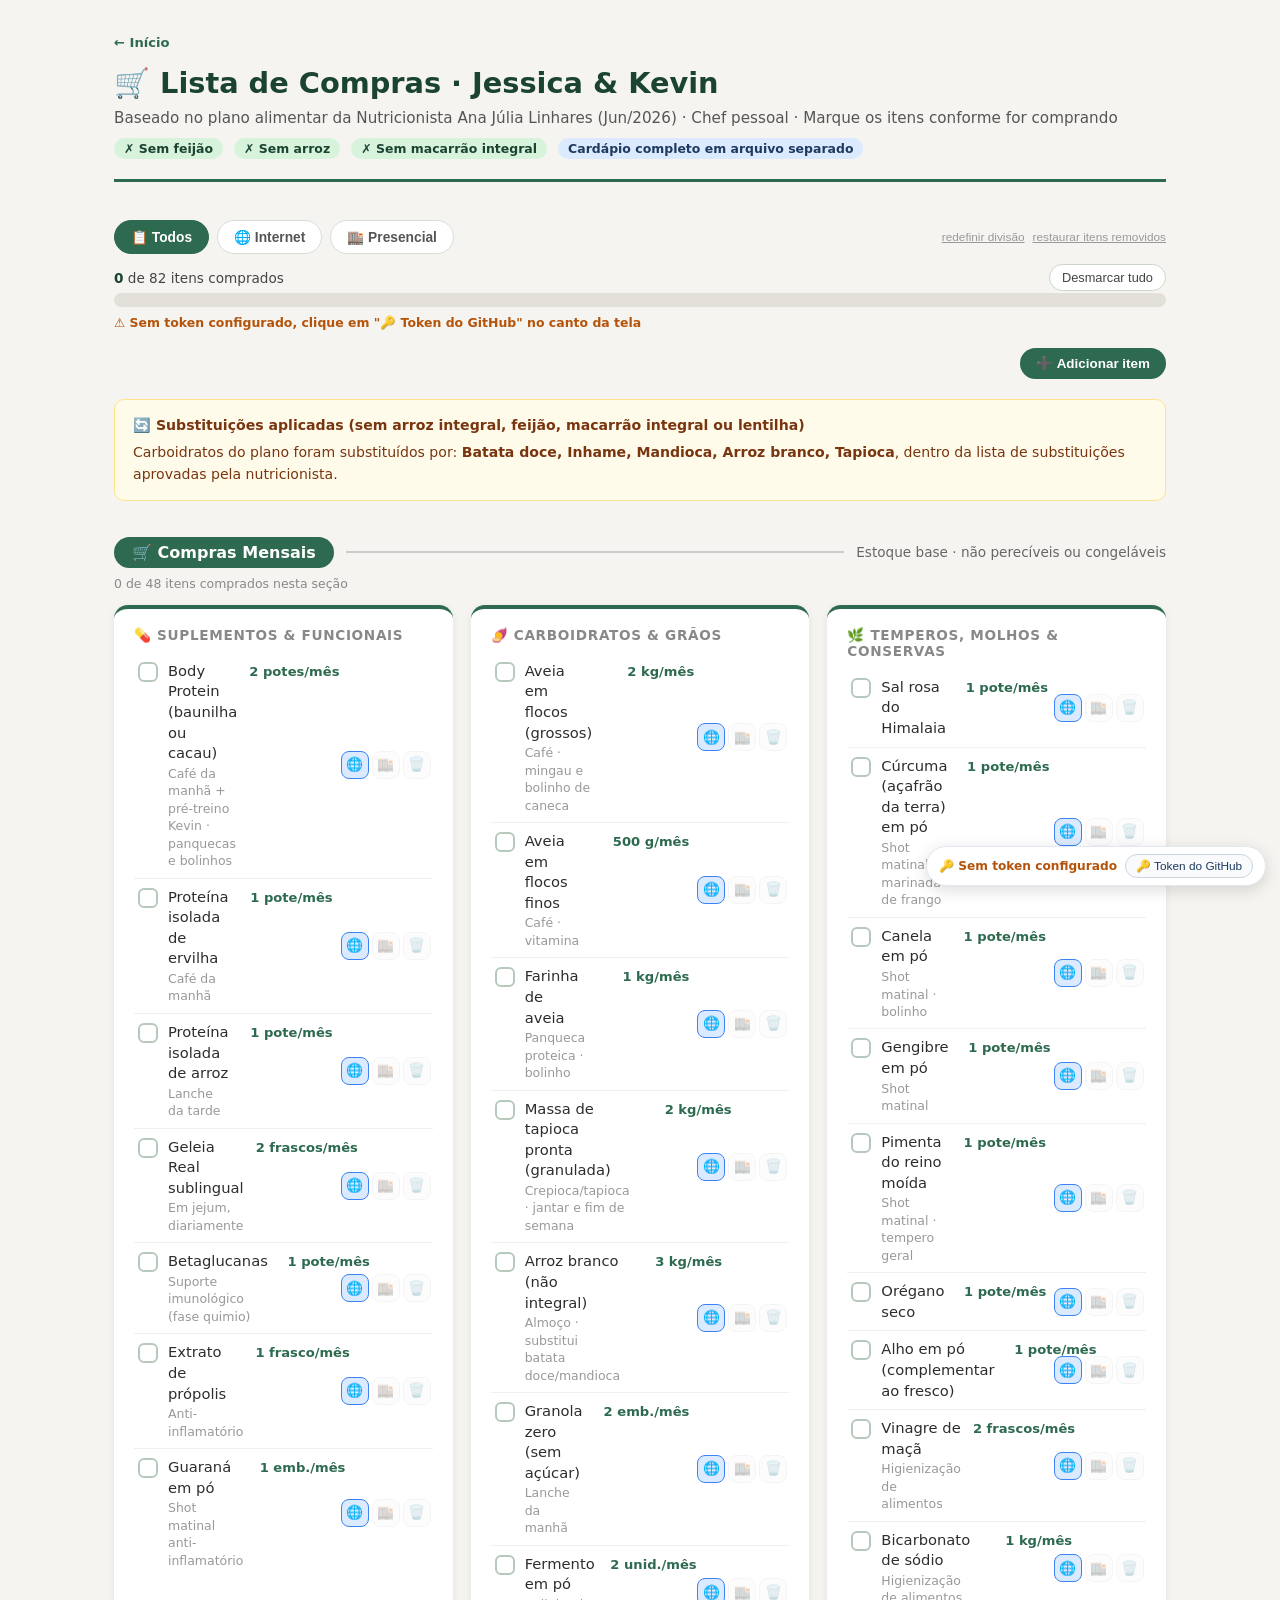
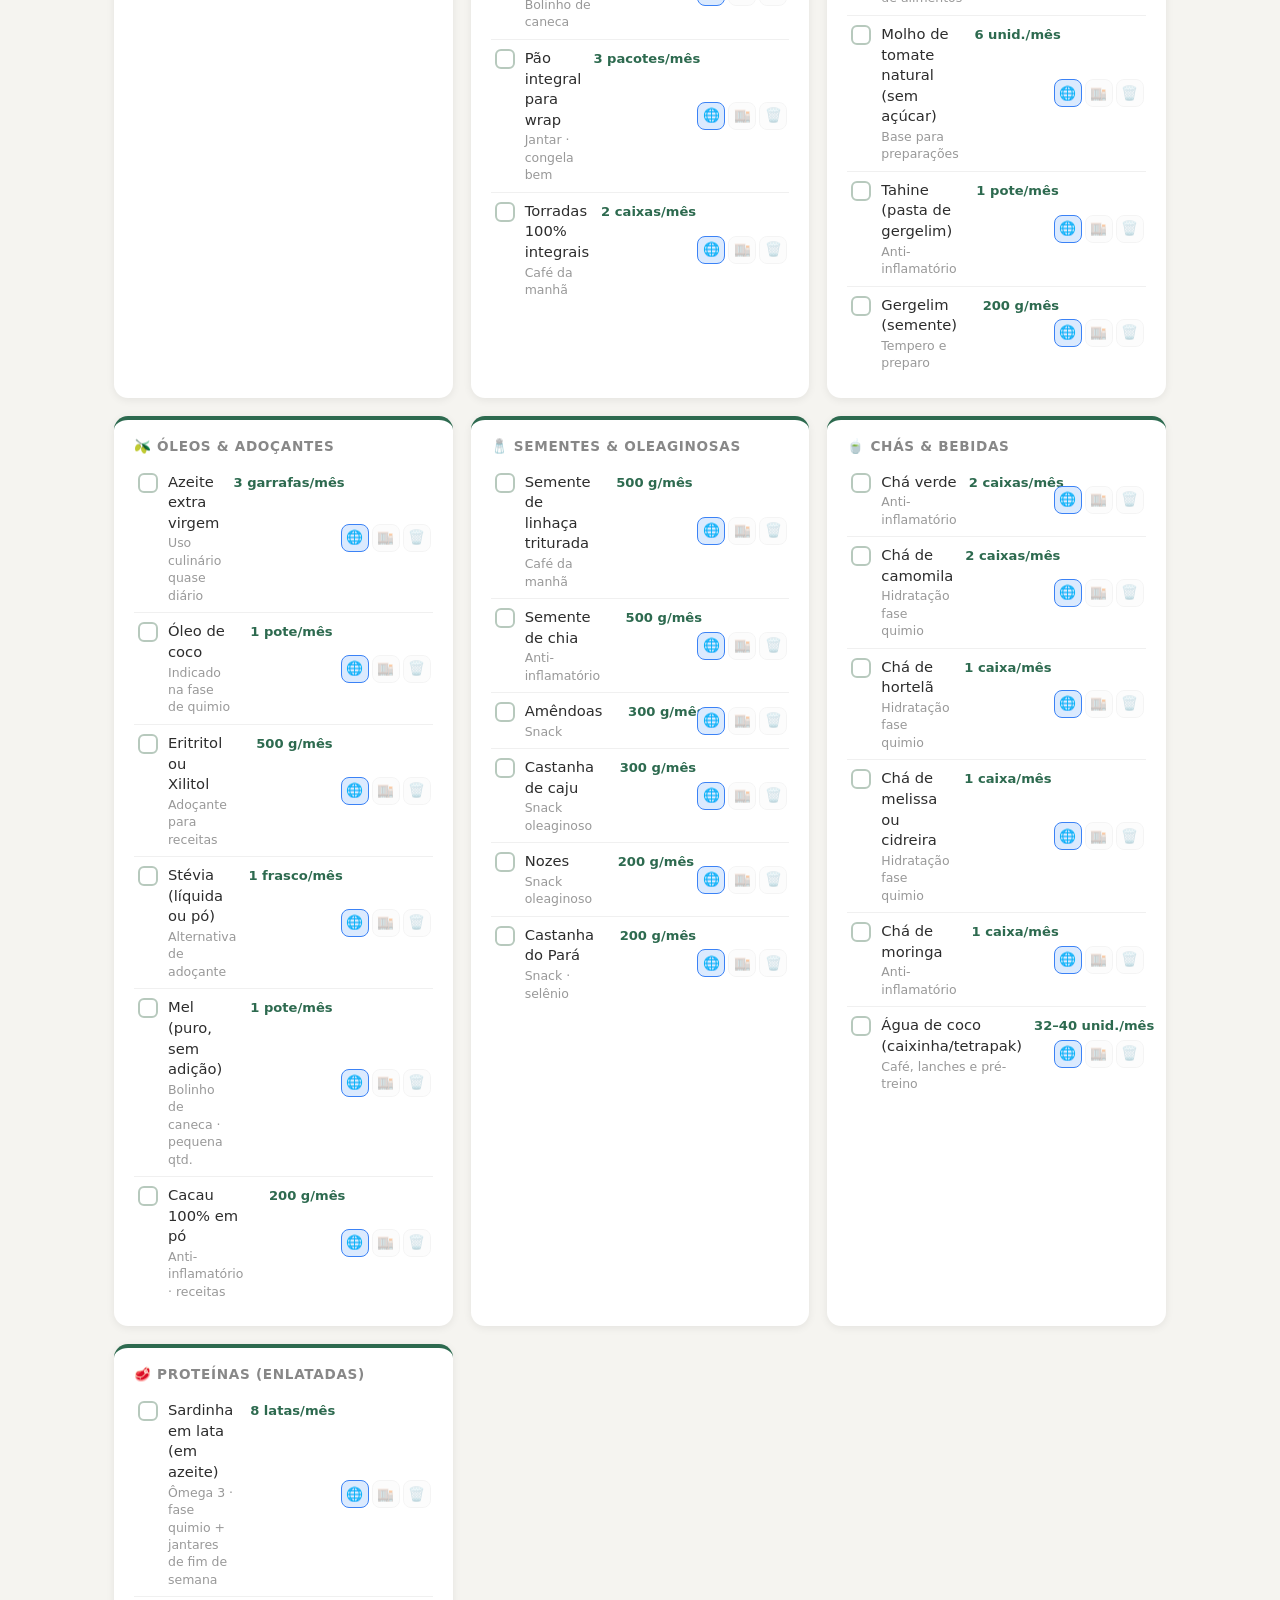
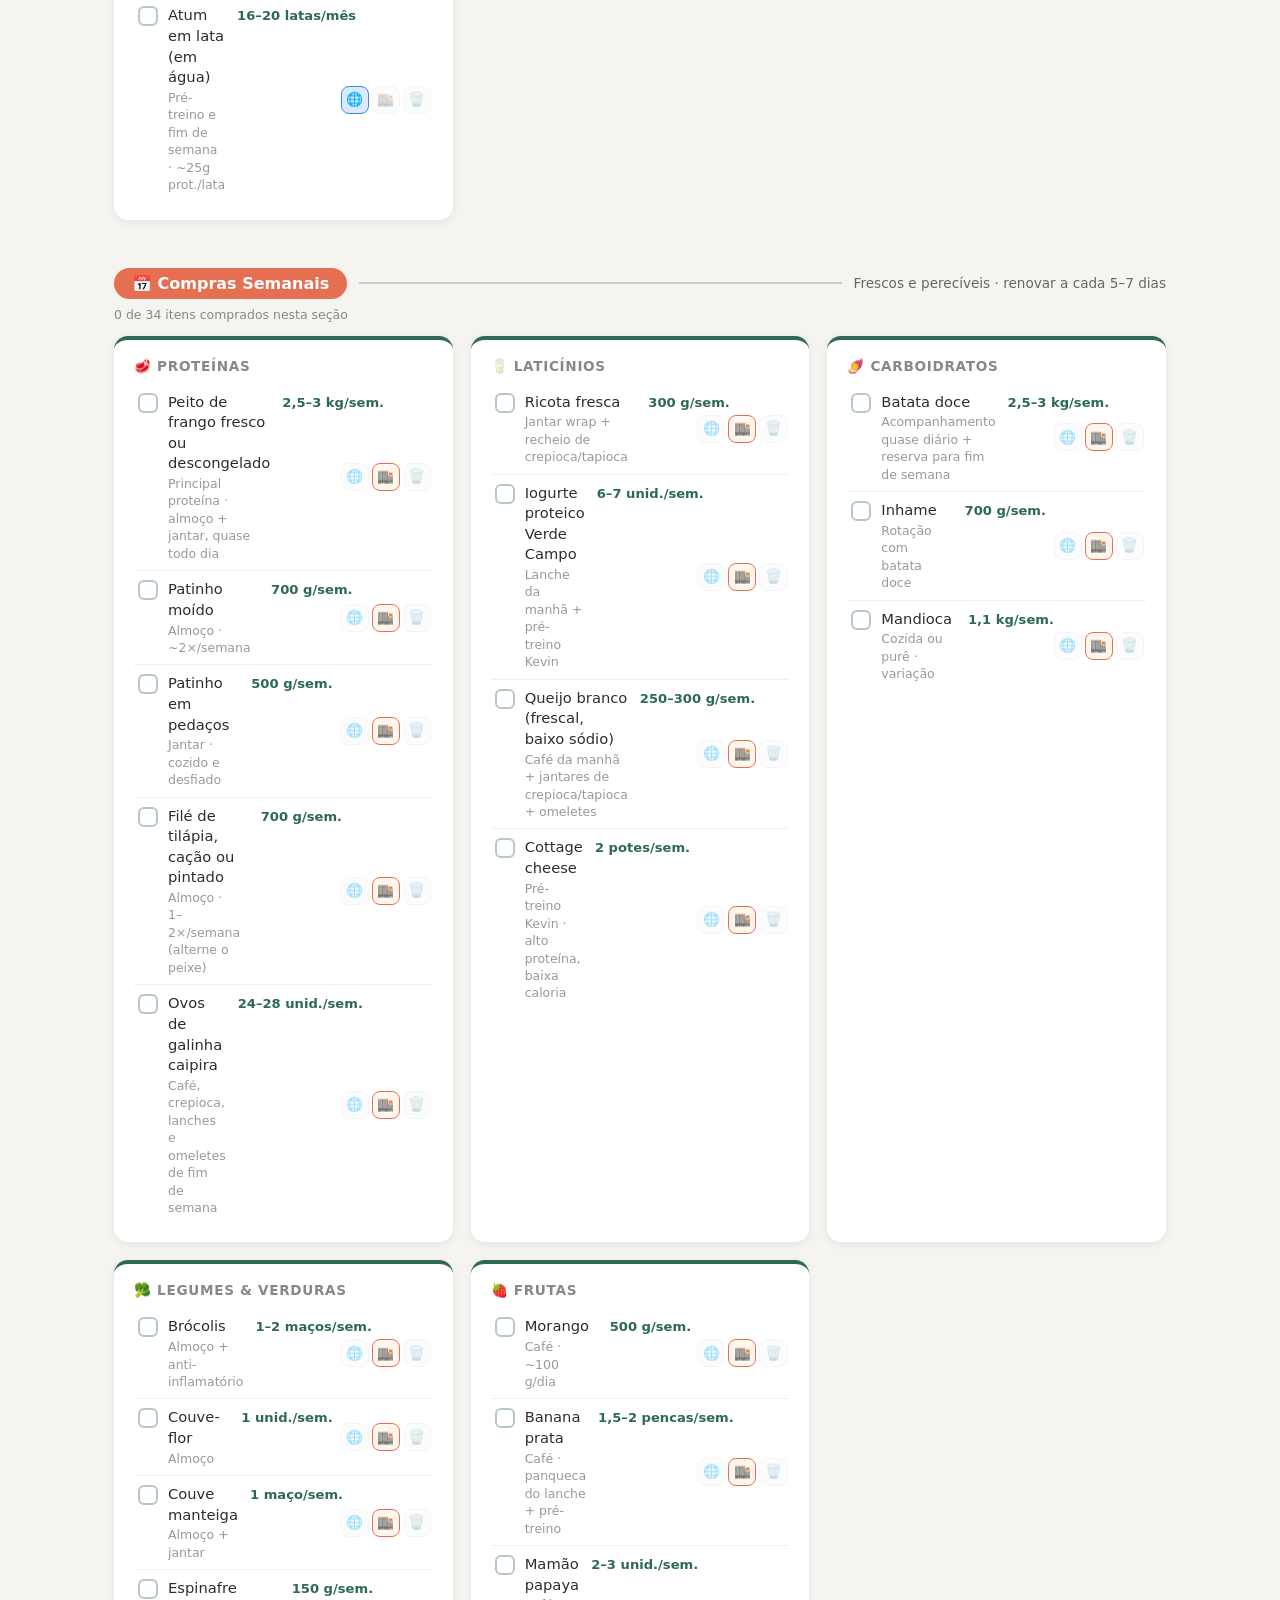
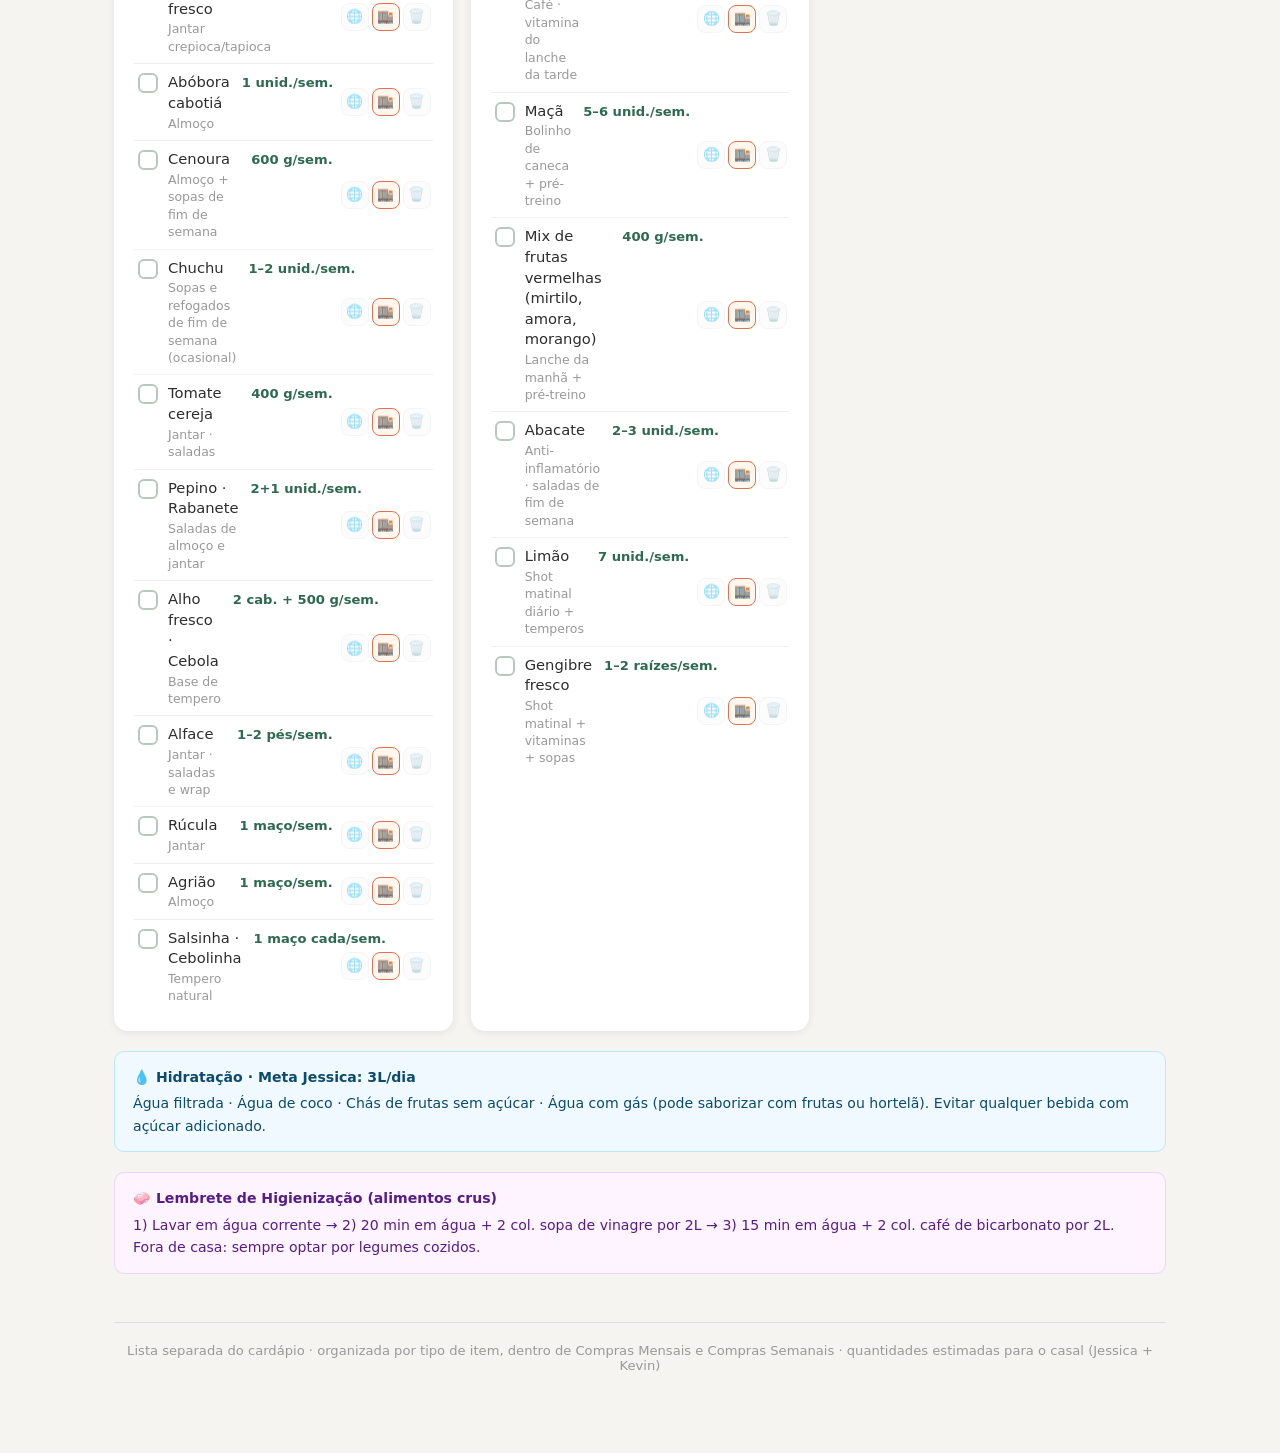
<file: lista-compras.html>
<!DOCTYPE html>
<html lang="pt-BR">
<head>
<meta charset="UTF-8">
<meta name="viewport" content="width=device-width, initial-scale=1.0">
<title>Lista de Compras · Jessica &amp; Kevin</title>
<link rel="stylesheet" href="assets/css/common.css">
<link rel="stylesheet" href="assets/css/lista-compras.css">
</head>
<body>

<a class="back-nav" href="index.html">← Início</a>
<header>
  <h1>🛒 Lista de Compras · Jessica &amp; Kevin</h1>
  <p>Baseado no plano alimentar da Nutricionista Ana Júlia Linhares (Jun/2026) · Chef pessoal · Marque os itens conforme for comprando</p>
  <div>
    <span class="tag">✗ Sem feijão</span>
    <span class="tag">✗ Sem arroz</span>
    <span class="tag">✗ Sem macarrão integral</span>
    <span class="tag blue">Cardápio completo em arquivo separado</span>
  </div>
</header>

<div class="progress-wrap">
  <div class="tabs-bar">
    <button class="tab-btn" data-tab="all" onclick="selectTab('all')">📋 Todos</button>
    <button class="tab-btn" data-tab="internet" onclick="selectTab('internet')">🌐 Internet</button>
    <button class="tab-btn" data-tab="presencial" onclick="selectTab('presencial')">🏬 Presencial</button>
    <button class="reset-channels-link" onclick="resetChannels()">redefinir divisão</button>
    <button class="restore-removed-link" onclick="restoreRemoved()">restaurar itens removidos</button>
  </div>
  <div class="progress-label">
    <span><strong id="progress-count">0</strong> de <span id="progress-total">0</span> itens comprados</span>
    <button class="reset-btn" onclick="resetAll()">Desmarcar tudo</button>
  </div>
  <div class="progress-bar-outer"><div class="progress-bar-inner" id="progress-bar"></div></div>
  <div class="sync-row">
    <span id="sync-status" class="sync-status">🔄 Carregando lista compartilhada...</span>
  </div>
</div>

<div class="add-item-bar">
  <button class="add-item-btn" onclick="toggleAddForm()">➕ Adicionar item</button>
</div>
<div class="add-item-panel" id="add-item-panel" style="display:none;">
  <div class="add-item-grid">
    <label>Nome
      <input type="text" id="add-name" placeholder="Ex: Papel toalha">
    </label>
    <label>Quantidade
      <input type="text" id="add-qty-value" placeholder="Ex: 2" inputmode="decimal">
    </label>
    <label>Unidade de medida
      <select id="add-qty-unit" onchange="toggleCustomUnit()">
        <option value="g">g (gramas)</option>
        <option value="kg">kg</option>
        <option value="ml">ml</option>
        <option value="L">L (litros)</option>
        <option value="unid.">unid. (unidades)</option>
        <option value="pote(s)">pote(s)</option>
        <option value="pacote(s)">pacote(s)</option>
        <option value="caixa(s)">caixa(s)</option>
        <option value="frasco(s)">frasco(s)</option>
        <option value="maço(s)">maço(s)</option>
        <option value="outro">Outro...</option>
      </select>
    </label>
    <label id="add-qty-unit-custom-wrap" style="display:none;">Especifique a unidade
      <input type="text" id="add-qty-unit-custom" placeholder="Ex: dentes, pés, cabeças">
    </label>
    <label>Frequência
      <select id="add-qty-freq">
        <option value="/mês">por mês</option>
        <option value="/sem.">por semana</option>
        <option value="">item único (sem frequência)</option>
      </select>
    </label>
    <label>Observação (opcional)
      <input type="text" id="add-note" placeholder="Ex: para a cozinha">
    </label>
    <label>Seção
      <select id="add-section" onchange="populateTypeOptions()">
        <option value="mensal">Mensal</option>
        <option value="semanal">Semanal</option>
      </select>
    </label>
    <label>Categoria
      <select id="add-type"></select>
    </label>
    <label>Comprar
      <select id="add-channel">
        <option value="internet">🌐 Internet</option>
        <option value="presencial">🏬 Presencial</option>
      </select>
    </label>
  </div>
  <div class="add-item-actions">
    <button class="add-item-submit" onclick="submitAddItem()">Adicionar</button>
    <button class="add-item-cancel" onclick="toggleAddForm(false)">Cancelar</button>
  </div>
</div>

<div class="note-box">
  <strong>🔄 Substituições aplicadas (sem arroz integral, feijão, macarrão integral ou lentilha)</strong>
  Carboidratos do plano foram substituídos por: <b>Batata doce, Inhame, Mandioca, Arroz branco, Tapioca</b>, dentro da lista de substituições aprovadas pela nutricionista.
</div>

<div class="section-title">
  <span class="badge">🛒 Compras Mensais</span>
  <hr>
  <p>Estoque base · não perecíveis ou congeláveis</p>
</div>
<div class="section-progress" data-section-progress="mensal"></div>

<div class="grid">
  <div class="card" data-section="mensal" data-type="suplementos">
    <h3>💊 Suplementos &amp; Funcionais</h3>
    <label class="item" for="mensal-suplementos-1">
      <input type="checkbox" id="mensal-suplementos-1" class="chk" data-id="mensal-suplementos-1">
      <span class="box"></span>
      <span class="item-body">
        <span class="item-name">Body Protein (baunilha ou cacau)<small>Café da manhã + pré-treino Kevin · panquecas e bolinhos</small></span>
        <span class="item-qty">2 potes/mês</span>
      </span>
    </label>
    <label class="item" for="mensal-suplementos-2">
      <input type="checkbox" id="mensal-suplementos-2" class="chk" data-id="mensal-suplementos-2">
      <span class="box"></span>
      <span class="item-body">
        <span class="item-name">Proteína isolada de ervilha<small>Café da manhã</small></span>
        <span class="item-qty">1 pote/mês</span>
      </span>
    </label>
    <label class="item" for="mensal-suplementos-3">
      <input type="checkbox" id="mensal-suplementos-3" class="chk" data-id="mensal-suplementos-3">
      <span class="box"></span>
      <span class="item-body">
        <span class="item-name">Proteína isolada de arroz<small>Lanche da tarde</small></span>
        <span class="item-qty">1 pote/mês</span>
      </span>
    </label>
    <label class="item" for="mensal-suplementos-4">
      <input type="checkbox" id="mensal-suplementos-4" class="chk" data-id="mensal-suplementos-4">
      <span class="box"></span>
      <span class="item-body">
        <span class="item-name">Geleia Real sublingual<small>Em jejum, diariamente</small></span>
        <span class="item-qty">2 frascos/mês</span>
      </span>
    </label>
    <label class="item" for="mensal-suplementos-5">
      <input type="checkbox" id="mensal-suplementos-5" class="chk" data-id="mensal-suplementos-5">
      <span class="box"></span>
      <span class="item-body">
        <span class="item-name">Betaglucanas<small>Suporte imunológico (fase quimio)</small></span>
        <span class="item-qty">1 pote/mês</span>
      </span>
    </label>
    <label class="item" for="mensal-suplementos-6">
      <input type="checkbox" id="mensal-suplementos-6" class="chk" data-id="mensal-suplementos-6">
      <span class="box"></span>
      <span class="item-body">
        <span class="item-name">Extrato de própolis<small>Anti-inflamatório</small></span>
        <span class="item-qty">1 frasco/mês</span>
      </span>
    </label>
    <label class="item" for="mensal-suplementos-7">
      <input type="checkbox" id="mensal-suplementos-7" class="chk" data-id="mensal-suplementos-7">
      <span class="box"></span>
      <span class="item-body">
        <span class="item-name">Guaraná em pó<small>Shot matinal anti-inflamatório</small></span>
        <span class="item-qty">1 emb./mês</span>
      </span>
    </label>
  </div>
  <div class="card" data-section="mensal" data-type="carboidratos">
    <h3>🍠 Carboidratos &amp; Grãos</h3>
    <label class="item" for="mensal-carboidratos-1">
      <input type="checkbox" id="mensal-carboidratos-1" class="chk" data-id="mensal-carboidratos-1">
      <span class="box"></span>
      <span class="item-body">
        <span class="item-name">Aveia em flocos (grossos)<small>Café · mingau e bolinho de caneca</small></span>
        <span class="item-qty">2 kg/mês</span>
      </span>
    </label>
    <label class="item" for="mensal-carboidratos-2">
      <input type="checkbox" id="mensal-carboidratos-2" class="chk" data-id="mensal-carboidratos-2">
      <span class="box"></span>
      <span class="item-body">
        <span class="item-name">Aveia em flocos finos<small>Café · vitamina</small></span>
        <span class="item-qty">500 g/mês</span>
      </span>
    </label>
    <label class="item" for="mensal-carboidratos-3">
      <input type="checkbox" id="mensal-carboidratos-3" class="chk" data-id="mensal-carboidratos-3">
      <span class="box"></span>
      <span class="item-body">
        <span class="item-name">Farinha de aveia<small>Panqueca proteica · bolinho</small></span>
        <span class="item-qty">1 kg/mês</span>
      </span>
    </label>
    <label class="item" for="mensal-carboidratos-4">
      <input type="checkbox" id="mensal-carboidratos-4" class="chk" data-id="mensal-carboidratos-4">
      <span class="box"></span>
      <span class="item-body">
        <span class="item-name">Massa de tapioca pronta (granulada)<small>Crepioca/tapioca · jantar e fim de semana</small></span>
        <span class="item-qty">2 kg/mês</span>
      </span>
    </label>
    <label class="item" for="mensal-carboidratos-5">
      <input type="checkbox" id="mensal-carboidratos-5" class="chk" data-id="mensal-carboidratos-5">
      <span class="box"></span>
      <span class="item-body">
        <span class="item-name">Arroz branco (não integral)<small>Almoço · substitui batata doce/mandioca</small></span>
        <span class="item-qty">3 kg/mês</span>
      </span>
    </label>
    <label class="item" for="mensal-carboidratos-6">
      <input type="checkbox" id="mensal-carboidratos-6" class="chk" data-id="mensal-carboidratos-6">
      <span class="box"></span>
      <span class="item-body">
        <span class="item-name">Granola zero (sem açúcar)<small>Lanche da manhã</small></span>
        <span class="item-qty">2 emb./mês</span>
      </span>
    </label>
    <label class="item" for="mensal-carboidratos-7">
      <input type="checkbox" id="mensal-carboidratos-7" class="chk" data-id="mensal-carboidratos-7">
      <span class="box"></span>
      <span class="item-body">
        <span class="item-name">Fermento em pó<small>Bolinho de caneca</small></span>
        <span class="item-qty">2 unid./mês</span>
      </span>
    </label>
    <label class="item" for="mensal-carboidratos-8">
      <input type="checkbox" id="mensal-carboidratos-8" class="chk" data-id="mensal-carboidratos-8">
      <span class="box"></span>
      <span class="item-body">
        <span class="item-name">Pão integral para wrap<small>Jantar · congela bem</small></span>
        <span class="item-qty">3 pacotes/mês</span>
      </span>
    </label>
    <label class="item" for="mensal-carboidratos-9">
      <input type="checkbox" id="mensal-carboidratos-9" class="chk" data-id="mensal-carboidratos-9">
      <span class="box"></span>
      <span class="item-body">
        <span class="item-name">Torradas 100% integrais<small>Café da manhã</small></span>
        <span class="item-qty">2 caixas/mês</span>
      </span>
    </label>
  </div>
  <div class="card" data-section="mensal" data-type="temperos">
    <h3>🌿 Temperos, Molhos &amp; Conservas</h3>
    <label class="item" for="mensal-temperos-1">
      <input type="checkbox" id="mensal-temperos-1" class="chk" data-id="mensal-temperos-1">
      <span class="box"></span>
      <span class="item-body">
        <span class="item-name">Sal rosa do Himalaia</span>
        <span class="item-qty">1 pote/mês</span>
      </span>
    </label>
    <label class="item" for="mensal-temperos-2">
      <input type="checkbox" id="mensal-temperos-2" class="chk" data-id="mensal-temperos-2">
      <span class="box"></span>
      <span class="item-body">
        <span class="item-name">Cúrcuma (açafrão da terra) em pó<small>Shot matinal · marinada de frango</small></span>
        <span class="item-qty">1 pote/mês</span>
      </span>
    </label>
    <label class="item" for="mensal-temperos-3">
      <input type="checkbox" id="mensal-temperos-3" class="chk" data-id="mensal-temperos-3">
      <span class="box"></span>
      <span class="item-body">
        <span class="item-name">Canela em pó<small>Shot matinal · bolinho</small></span>
        <span class="item-qty">1 pote/mês</span>
      </span>
    </label>
    <label class="item" for="mensal-temperos-4">
      <input type="checkbox" id="mensal-temperos-4" class="chk" data-id="mensal-temperos-4">
      <span class="box"></span>
      <span class="item-body">
        <span class="item-name">Gengibre em pó<small>Shot matinal</small></span>
        <span class="item-qty">1 pote/mês</span>
      </span>
    </label>
    <label class="item" for="mensal-temperos-5">
      <input type="checkbox" id="mensal-temperos-5" class="chk" data-id="mensal-temperos-5">
      <span class="box"></span>
      <span class="item-body">
        <span class="item-name">Pimenta do reino moída<small>Shot matinal · tempero geral</small></span>
        <span class="item-qty">1 pote/mês</span>
      </span>
    </label>
    <label class="item" for="mensal-temperos-6">
      <input type="checkbox" id="mensal-temperos-6" class="chk" data-id="mensal-temperos-6">
      <span class="box"></span>
      <span class="item-body">
        <span class="item-name">Orégano seco</span>
        <span class="item-qty">1 pote/mês</span>
      </span>
    </label>
    <label class="item" for="mensal-temperos-7">
      <input type="checkbox" id="mensal-temperos-7" class="chk" data-id="mensal-temperos-7">
      <span class="box"></span>
      <span class="item-body">
        <span class="item-name">Alho em pó (complementar ao fresco)</span>
        <span class="item-qty">1 pote/mês</span>
      </span>
    </label>
    <label class="item" for="mensal-temperos-8">
      <input type="checkbox" id="mensal-temperos-8" class="chk" data-id="mensal-temperos-8">
      <span class="box"></span>
      <span class="item-body">
        <span class="item-name">Vinagre de maçã<small>Higienização de alimentos</small></span>
        <span class="item-qty">2 frascos/mês</span>
      </span>
    </label>
    <label class="item" for="mensal-temperos-9">
      <input type="checkbox" id="mensal-temperos-9" class="chk" data-id="mensal-temperos-9">
      <span class="box"></span>
      <span class="item-body">
        <span class="item-name">Bicarbonato de sódio<small>Higienização de alimentos</small></span>
        <span class="item-qty">1 kg/mês</span>
      </span>
    </label>
    <label class="item" for="mensal-temperos-10">
      <input type="checkbox" id="mensal-temperos-10" class="chk" data-id="mensal-temperos-10">
      <span class="box"></span>
      <span class="item-body">
        <span class="item-name">Molho de tomate natural (sem açúcar)<small>Base para preparações</small></span>
        <span class="item-qty">6 unid./mês</span>
      </span>
    </label>
    <label class="item" for="mensal-temperos-11">
      <input type="checkbox" id="mensal-temperos-11" class="chk" data-id="mensal-temperos-11">
      <span class="box"></span>
      <span class="item-body">
        <span class="item-name">Tahine (pasta de gergelim)<small>Anti-inflamatório</small></span>
        <span class="item-qty">1 pote/mês</span>
      </span>
    </label>
    <label class="item" for="mensal-temperos-12">
      <input type="checkbox" id="mensal-temperos-12" class="chk" data-id="mensal-temperos-12">
      <span class="box"></span>
      <span class="item-body">
        <span class="item-name">Gergelim (semente)<small>Tempero e preparo</small></span>
        <span class="item-qty">200 g/mês</span>
      </span>
    </label>
  </div>
  <div class="card" data-section="mensal" data-type="oleos">
    <h3>🫒 Óleos &amp; Adoçantes</h3>
    <label class="item" for="mensal-oleos-1">
      <input type="checkbox" id="mensal-oleos-1" class="chk" data-id="mensal-oleos-1">
      <span class="box"></span>
      <span class="item-body">
        <span class="item-name">Azeite extra virgem<small>Uso culinário quase diário</small></span>
        <span class="item-qty">3 garrafas/mês</span>
      </span>
    </label>
    <label class="item" for="mensal-oleos-2">
      <input type="checkbox" id="mensal-oleos-2" class="chk" data-id="mensal-oleos-2">
      <span class="box"></span>
      <span class="item-body">
        <span class="item-name">Óleo de coco<small>Indicado na fase de quimio</small></span>
        <span class="item-qty">1 pote/mês</span>
      </span>
    </label>
    <label class="item" for="mensal-oleos-3">
      <input type="checkbox" id="mensal-oleos-3" class="chk" data-id="mensal-oleos-3">
      <span class="box"></span>
      <span class="item-body">
        <span class="item-name">Eritritol ou Xilitol<small>Adoçante para receitas</small></span>
        <span class="item-qty">500 g/mês</span>
      </span>
    </label>
    <label class="item" for="mensal-oleos-4">
      <input type="checkbox" id="mensal-oleos-4" class="chk" data-id="mensal-oleos-4">
      <span class="box"></span>
      <span class="item-body">
        <span class="item-name">Stévia (líquida ou pó)<small>Alternativa de adoçante</small></span>
        <span class="item-qty">1 frasco/mês</span>
      </span>
    </label>
    <label class="item" for="mensal-oleos-5">
      <input type="checkbox" id="mensal-oleos-5" class="chk" data-id="mensal-oleos-5">
      <span class="box"></span>
      <span class="item-body">
        <span class="item-name">Mel (puro, sem adição)<small>Bolinho de caneca · pequena qtd.</small></span>
        <span class="item-qty">1 pote/mês</span>
      </span>
    </label>
    <label class="item" for="mensal-oleos-6">
      <input type="checkbox" id="mensal-oleos-6" class="chk" data-id="mensal-oleos-6">
      <span class="box"></span>
      <span class="item-body">
        <span class="item-name">Cacau 100% em pó<small>Anti-inflamatório · receitas</small></span>
        <span class="item-qty">200 g/mês</span>
      </span>
    </label>
  </div>
  <div class="card" data-section="mensal" data-type="sementes">
    <h3>🧂 Sementes &amp; Oleaginosas</h3>
    <label class="item" for="mensal-sementes-1">
      <input type="checkbox" id="mensal-sementes-1" class="chk" data-id="mensal-sementes-1">
      <span class="box"></span>
      <span class="item-body">
        <span class="item-name">Semente de linhaça triturada<small>Café da manhã</small></span>
        <span class="item-qty">500 g/mês</span>
      </span>
    </label>
    <label class="item" for="mensal-sementes-2">
      <input type="checkbox" id="mensal-sementes-2" class="chk" data-id="mensal-sementes-2">
      <span class="box"></span>
      <span class="item-body">
        <span class="item-name">Semente de chia<small>Anti-inflamatório</small></span>
        <span class="item-qty">500 g/mês</span>
      </span>
    </label>
    <label class="item" for="mensal-sementes-3">
      <input type="checkbox" id="mensal-sementes-3" class="chk" data-id="mensal-sementes-3">
      <span class="box"></span>
      <span class="item-body">
        <span class="item-name">Amêndoas<small>Snack</small></span>
        <span class="item-qty">300 g/mês</span>
      </span>
    </label>
    <label class="item" for="mensal-sementes-4">
      <input type="checkbox" id="mensal-sementes-4" class="chk" data-id="mensal-sementes-4">
      <span class="box"></span>
      <span class="item-body">
        <span class="item-name">Castanha de caju<small>Snack oleaginoso</small></span>
        <span class="item-qty">300 g/mês</span>
      </span>
    </label>
    <label class="item" for="mensal-sementes-5">
      <input type="checkbox" id="mensal-sementes-5" class="chk" data-id="mensal-sementes-5">
      <span class="box"></span>
      <span class="item-body">
        <span class="item-name">Nozes<small>Snack oleaginoso</small></span>
        <span class="item-qty">200 g/mês</span>
      </span>
    </label>
    <label class="item" for="mensal-sementes-6">
      <input type="checkbox" id="mensal-sementes-6" class="chk" data-id="mensal-sementes-6">
      <span class="box"></span>
      <span class="item-body">
        <span class="item-name">Castanha do Pará<small>Snack · selênio</small></span>
        <span class="item-qty">200 g/mês</span>
      </span>
    </label>
  </div>
  <div class="card" data-section="mensal" data-type="chas">
    <h3>🍵 Chás &amp; Bebidas</h3>
    <label class="item" for="mensal-chas-1">
      <input type="checkbox" id="mensal-chas-1" class="chk" data-id="mensal-chas-1">
      <span class="box"></span>
      <span class="item-body">
        <span class="item-name">Chá verde<small>Anti-inflamatório</small></span>
        <span class="item-qty">2 caixas/mês</span>
      </span>
    </label>
    <label class="item" for="mensal-chas-2">
      <input type="checkbox" id="mensal-chas-2" class="chk" data-id="mensal-chas-2">
      <span class="box"></span>
      <span class="item-body">
        <span class="item-name">Chá de camomila<small>Hidratação fase quimio</small></span>
        <span class="item-qty">2 caixas/mês</span>
      </span>
    </label>
    <label class="item" for="mensal-chas-3">
      <input type="checkbox" id="mensal-chas-3" class="chk" data-id="mensal-chas-3">
      <span class="box"></span>
      <span class="item-body">
        <span class="item-name">Chá de hortelã<small>Hidratação fase quimio</small></span>
        <span class="item-qty">1 caixa/mês</span>
      </span>
    </label>
    <label class="item" for="mensal-chas-4">
      <input type="checkbox" id="mensal-chas-4" class="chk" data-id="mensal-chas-4">
      <span class="box"></span>
      <span class="item-body">
        <span class="item-name">Chá de melissa ou cidreira<small>Hidratação fase quimio</small></span>
        <span class="item-qty">1 caixa/mês</span>
      </span>
    </label>
    <label class="item" for="mensal-chas-5">
      <input type="checkbox" id="mensal-chas-5" class="chk" data-id="mensal-chas-5">
      <span class="box"></span>
      <span class="item-body">
        <span class="item-name">Chá de moringa<small>Anti-inflamatório</small></span>
        <span class="item-qty">1 caixa/mês</span>
      </span>
    </label>
    <label class="item" for="mensal-chas-6">
      <input type="checkbox" id="mensal-chas-6" class="chk" data-id="mensal-chas-6">
      <span class="box"></span>
      <span class="item-body">
        <span class="item-name">Água de coco (caixinha/tetrapak)<small>Café, lanches e pré-treino</small></span>
        <span class="item-qty">32–40 unid./mês</span>
      </span>
    </label>
  </div>
  <div class="card" data-section="mensal" data-type="proteinas">
    <h3>🥩 Proteínas (enlatadas)</h3>
    <label class="item" for="mensal-proteinas-1">
      <input type="checkbox" id="mensal-proteinas-1" class="chk" data-id="mensal-proteinas-1">
      <span class="box"></span>
      <span class="item-body">
        <span class="item-name">Sardinha em lata (em azeite)<small>Ômega 3 · fase quimio + jantares de fim de semana</small></span>
        <span class="item-qty">8 latas/mês</span>
      </span>
    </label>
    <label class="item" for="mensal-proteinas-2">
      <input type="checkbox" id="mensal-proteinas-2" class="chk" data-id="mensal-proteinas-2">
      <span class="box"></span>
      <span class="item-body">
        <span class="item-name">Atum em lata (em água)<small>Pré-treino e fim de semana · ~25g prot./lata</small></span>
        <span class="item-qty">16–20 latas/mês</span>
      </span>
    </label>
  </div>
</div>

<div class="section-title" style="margin-top:48px;">
  <span class="badge weekly">📅 Compras Semanais</span>
  <hr>
  <p>Frescos e perecíveis · renovar a cada 5–7 dias</p>
</div>
<div class="section-progress" data-section-progress="semanal"></div>

<div class="grid">
  <div class="card" data-section="semanal" data-type="proteinas">
    <h3>🥩 Proteínas</h3>
    <label class="item" for="semanal-proteinas-1">
      <input type="checkbox" id="semanal-proteinas-1" class="chk" data-id="semanal-proteinas-1">
      <span class="box"></span>
      <span class="item-body">
        <span class="item-name">Peito de frango fresco ou descongelado<small>Principal proteína · almoço + jantar, quase todo dia</small></span>
        <span class="item-qty">2,5–3 kg/sem.</span>
      </span>
    </label>
    <label class="item" for="semanal-proteinas-2">
      <input type="checkbox" id="semanal-proteinas-2" class="chk" data-id="semanal-proteinas-2">
      <span class="box"></span>
      <span class="item-body">
        <span class="item-name">Patinho moído<small>Almoço · ~2×/semana</small></span>
        <span class="item-qty">700 g/sem.</span>
      </span>
    </label>
    <label class="item" for="semanal-proteinas-3">
      <input type="checkbox" id="semanal-proteinas-3" class="chk" data-id="semanal-proteinas-3">
      <span class="box"></span>
      <span class="item-body">
        <span class="item-name">Patinho em pedaços<small>Jantar · cozido e desfiado</small></span>
        <span class="item-qty">500 g/sem.</span>
      </span>
    </label>
    <label class="item" for="semanal-proteinas-4">
      <input type="checkbox" id="semanal-proteinas-4" class="chk" data-id="semanal-proteinas-4">
      <span class="box"></span>
      <span class="item-body">
        <span class="item-name">Filé de tilápia, cação ou pintado<small>Almoço · 1–2×/semana (alterne o peixe)</small></span>
        <span class="item-qty">700 g/sem.</span>
      </span>
    </label>
    <label class="item" for="semanal-proteinas-5">
      <input type="checkbox" id="semanal-proteinas-5" class="chk" data-id="semanal-proteinas-5">
      <span class="box"></span>
      <span class="item-body">
        <span class="item-name">Ovos de galinha caipira<small>Café, crepioca, lanches e omeletes de fim de semana</small></span>
        <span class="item-qty">24–28 unid./sem.</span>
      </span>
    </label>
  </div>
  <div class="card" data-section="semanal" data-type="laticinios">
    <h3>🥛 Laticínios</h3>
    <label class="item" for="semanal-laticinios-1">
      <input type="checkbox" id="semanal-laticinios-1" class="chk" data-id="semanal-laticinios-1">
      <span class="box"></span>
      <span class="item-body">
        <span class="item-name">Ricota fresca<small>Jantar wrap + recheio de crepioca/tapioca</small></span>
        <span class="item-qty">300 g/sem.</span>
      </span>
    </label>
    <label class="item" for="semanal-laticinios-2">
      <input type="checkbox" id="semanal-laticinios-2" class="chk" data-id="semanal-laticinios-2">
      <span class="box"></span>
      <span class="item-body">
        <span class="item-name">Iogurte proteico Verde Campo<small>Lanche da manhã + pré-treino Kevin</small></span>
        <span class="item-qty">6–7 unid./sem.</span>
      </span>
    </label>
    <label class="item" for="semanal-laticinios-3">
      <input type="checkbox" id="semanal-laticinios-3" class="chk" data-id="semanal-laticinios-3">
      <span class="box"></span>
      <span class="item-body">
        <span class="item-name">Queijo branco (frescal, baixo sódio)<small>Café da manhã + jantares de crepioca/tapioca + omeletes</small></span>
        <span class="item-qty">250–300 g/sem.</span>
      </span>
    </label>
    <label class="item" for="semanal-laticinios-4">
      <input type="checkbox" id="semanal-laticinios-4" class="chk" data-id="semanal-laticinios-4">
      <span class="box"></span>
      <span class="item-body">
        <span class="item-name">Cottage cheese<small>Pré-treino Kevin · alto proteína, baixa caloria</small></span>
        <span class="item-qty">2 potes/sem.</span>
      </span>
    </label>
  </div>
  <div class="card" data-section="semanal" data-type="carboidratos">
    <h3>🍠 Carboidratos</h3>
    <label class="item" for="semanal-carboidratos-1">
      <input type="checkbox" id="semanal-carboidratos-1" class="chk" data-id="semanal-carboidratos-1">
      <span class="box"></span>
      <span class="item-body">
        <span class="item-name">Batata doce<small>Acompanhamento quase diário + reserva para fim de semana</small></span>
        <span class="item-qty">2,5–3 kg/sem.</span>
      </span>
    </label>
    <label class="item" for="semanal-carboidratos-2">
      <input type="checkbox" id="semanal-carboidratos-2" class="chk" data-id="semanal-carboidratos-2">
      <span class="box"></span>
      <span class="item-body">
        <span class="item-name">Inhame<small>Rotação com batata doce</small></span>
        <span class="item-qty">700 g/sem.</span>
      </span>
    </label>
    <label class="item" for="semanal-carboidratos-3">
      <input type="checkbox" id="semanal-carboidratos-3" class="chk" data-id="semanal-carboidratos-3">
      <span class="box"></span>
      <span class="item-body">
        <span class="item-name">Mandioca<small>Cozida ou purê · variação</small></span>
        <span class="item-qty">1,1 kg/sem.</span>
      </span>
    </label>
  </div>
  <div class="card" data-section="semanal" data-type="legumes">
    <h3>🥦 Legumes &amp; Verduras</h3>
    <label class="item" for="semanal-legumes-1">
      <input type="checkbox" id="semanal-legumes-1" class="chk" data-id="semanal-legumes-1">
      <span class="box"></span>
      <span class="item-body">
        <span class="item-name">Brócolis<small>Almoço + anti-inflamatório</small></span>
        <span class="item-qty">1–2 maços/sem.</span>
      </span>
    </label>
    <label class="item" for="semanal-legumes-2">
      <input type="checkbox" id="semanal-legumes-2" class="chk" data-id="semanal-legumes-2">
      <span class="box"></span>
      <span class="item-body">
        <span class="item-name">Couve-flor<small>Almoço</small></span>
        <span class="item-qty">1 unid./sem.</span>
      </span>
    </label>
    <label class="item" for="semanal-legumes-3">
      <input type="checkbox" id="semanal-legumes-3" class="chk" data-id="semanal-legumes-3">
      <span class="box"></span>
      <span class="item-body">
        <span class="item-name">Couve manteiga<small>Almoço + jantar</small></span>
        <span class="item-qty">1 maço/sem.</span>
      </span>
    </label>
    <label class="item" for="semanal-legumes-4">
      <input type="checkbox" id="semanal-legumes-4" class="chk" data-id="semanal-legumes-4">
      <span class="box"></span>
      <span class="item-body">
        <span class="item-name">Espinafre fresco<small>Jantar crepioca/tapioca</small></span>
        <span class="item-qty">150 g/sem.</span>
      </span>
    </label>
    <label class="item" for="semanal-legumes-5">
      <input type="checkbox" id="semanal-legumes-5" class="chk" data-id="semanal-legumes-5">
      <span class="box"></span>
      <span class="item-body">
        <span class="item-name">Abóbora cabotiá<small>Almoço</small></span>
        <span class="item-qty">1 unid./sem.</span>
      </span>
    </label>
    <label class="item" for="semanal-legumes-6">
      <input type="checkbox" id="semanal-legumes-6" class="chk" data-id="semanal-legumes-6">
      <span class="box"></span>
      <span class="item-body">
        <span class="item-name">Cenoura<small>Almoço + sopas de fim de semana</small></span>
        <span class="item-qty">600 g/sem.</span>
      </span>
    </label>
    <label class="item" for="semanal-legumes-7">
      <input type="checkbox" id="semanal-legumes-7" class="chk" data-id="semanal-legumes-7">
      <span class="box"></span>
      <span class="item-body">
        <span class="item-name">Chuchu<small>Sopas e refogados de fim de semana (ocasional)</small></span>
        <span class="item-qty">1–2 unid./sem.</span>
      </span>
    </label>
    <label class="item" for="semanal-legumes-8">
      <input type="checkbox" id="semanal-legumes-8" class="chk" data-id="semanal-legumes-8">
      <span class="box"></span>
      <span class="item-body">
        <span class="item-name">Tomate cereja<small>Jantar · saladas</small></span>
        <span class="item-qty">400 g/sem.</span>
      </span>
    </label>
    <label class="item" for="semanal-legumes-9">
      <input type="checkbox" id="semanal-legumes-9" class="chk" data-id="semanal-legumes-9">
      <span class="box"></span>
      <span class="item-body">
        <span class="item-name">Pepino · Rabanete<small>Saladas de almoço e jantar</small></span>
        <span class="item-qty">2+1 unid./sem.</span>
      </span>
    </label>
    <label class="item" for="semanal-legumes-10">
      <input type="checkbox" id="semanal-legumes-10" class="chk" data-id="semanal-legumes-10">
      <span class="box"></span>
      <span class="item-body">
        <span class="item-name">Alho fresco · Cebola<small>Base de tempero</small></span>
        <span class="item-qty">2 cab. + 500 g/sem.</span>
      </span>
    </label>
    <label class="item" for="semanal-legumes-11">
      <input type="checkbox" id="semanal-legumes-11" class="chk" data-id="semanal-legumes-11">
      <span class="box"></span>
      <span class="item-body">
        <span class="item-name">Alface<small>Jantar · saladas e wrap</small></span>
        <span class="item-qty">1–2 pés/sem.</span>
      </span>
    </label>
    <label class="item" for="semanal-legumes-12">
      <input type="checkbox" id="semanal-legumes-12" class="chk" data-id="semanal-legumes-12">
      <span class="box"></span>
      <span class="item-body">
        <span class="item-name">Rúcula<small>Jantar</small></span>
        <span class="item-qty">1 maço/sem.</span>
      </span>
    </label>
    <label class="item" for="semanal-legumes-13">
      <input type="checkbox" id="semanal-legumes-13" class="chk" data-id="semanal-legumes-13">
      <span class="box"></span>
      <span class="item-body">
        <span class="item-name">Agrião<small>Almoço</small></span>
        <span class="item-qty">1 maço/sem.</span>
      </span>
    </label>
    <label class="item" for="semanal-legumes-14">
      <input type="checkbox" id="semanal-legumes-14" class="chk" data-id="semanal-legumes-14">
      <span class="box"></span>
      <span class="item-body">
        <span class="item-name">Salsinha · Cebolinha<small>Tempero natural</small></span>
        <span class="item-qty">1 maço cada/sem.</span>
      </span>
    </label>
  </div>
  <div class="card" data-section="semanal" data-type="frutas">
    <h3>🍓 Frutas</h3>
    <label class="item" for="semanal-frutas-1">
      <input type="checkbox" id="semanal-frutas-1" class="chk" data-id="semanal-frutas-1">
      <span class="box"></span>
      <span class="item-body">
        <span class="item-name">Morango<small>Café · ~100 g/dia</small></span>
        <span class="item-qty">500 g/sem.</span>
      </span>
    </label>
    <label class="item" for="semanal-frutas-2">
      <input type="checkbox" id="semanal-frutas-2" class="chk" data-id="semanal-frutas-2">
      <span class="box"></span>
      <span class="item-body">
        <span class="item-name">Banana prata<small>Café · panqueca do lanche + pré-treino</small></span>
        <span class="item-qty">1,5–2 pencas/sem.</span>
      </span>
    </label>
    <label class="item" for="semanal-frutas-3">
      <input type="checkbox" id="semanal-frutas-3" class="chk" data-id="semanal-frutas-3">
      <span class="box"></span>
      <span class="item-body">
        <span class="item-name">Mamão papaya<small>Café · vitamina do lanche da tarde</small></span>
        <span class="item-qty">2–3 unid./sem.</span>
      </span>
    </label>
    <label class="item" for="semanal-frutas-4">
      <input type="checkbox" id="semanal-frutas-4" class="chk" data-id="semanal-frutas-4">
      <span class="box"></span>
      <span class="item-body">
        <span class="item-name">Maçã<small>Bolinho de caneca + pré-treino</small></span>
        <span class="item-qty">5–6 unid./sem.</span>
      </span>
    </label>
    <label class="item" for="semanal-frutas-5">
      <input type="checkbox" id="semanal-frutas-5" class="chk" data-id="semanal-frutas-5">
      <span class="box"></span>
      <span class="item-body">
        <span class="item-name">Mix de frutas vermelhas (mirtilo, amora, morango)<small>Lanche da manhã + pré-treino</small></span>
        <span class="item-qty">400 g/sem.</span>
      </span>
    </label>
    <label class="item" for="semanal-frutas-6">
      <input type="checkbox" id="semanal-frutas-6" class="chk" data-id="semanal-frutas-6">
      <span class="box"></span>
      <span class="item-body">
        <span class="item-name">Abacate<small>Anti-inflamatório · saladas de fim de semana</small></span>
        <span class="item-qty">2–3 unid./sem.</span>
      </span>
    </label>
    <label class="item" for="semanal-frutas-7">
      <input type="checkbox" id="semanal-frutas-7" class="chk" data-id="semanal-frutas-7">
      <span class="box"></span>
      <span class="item-body">
        <span class="item-name">Limão<small>Shot matinal diário + temperos</small></span>
        <span class="item-qty">7 unid./sem.</span>
      </span>
    </label>
    <label class="item" for="semanal-frutas-8">
      <input type="checkbox" id="semanal-frutas-8" class="chk" data-id="semanal-frutas-8">
      <span class="box"></span>
      <span class="item-body">
        <span class="item-name">Gengibre fresco<small>Shot matinal + vitaminas + sopas</small></span>
        <span class="item-qty">1–2 raízes/sem.</span>
      </span>
    </label>
  </div>
</div>

<div class="note-box" style="background:#f0f9ff; border-color:#bae6fd; color:#0c4a6e;">
  <strong>💧 Hidratação · Meta Jessica: 3L/dia</strong>
  Água filtrada · Água de coco · Chás de frutas sem açúcar · Água com gás (pode saborizar com frutas ou hortelã). Evitar qualquer bebida com açúcar adicionado.
</div>

<div class="note-box" style="background:#fdf4ff; border-color:#e9d5ff; color:#581c87;">
  <strong>🧼 Lembrete de Higienização (alimentos crus)</strong>
  1) Lavar em água corrente → 2) 20 min em água + 2 col. sopa de vinagre por 2L → 3) 15 min em água + 2 col. café de bicarbonato por 2L. Fora de casa: sempre optar por legumes cozidos.
</div>

<footer>
  Lista separada do cardápio · organizada por tipo de item, dentro de Compras Mensais e Compras Semanais · quantidades estimadas para o casal (Jessica + Kevin)
</footer>

<script src="assets/js/common.js"></script>
<script src="assets/js/lista-compras.js"></script>
</body>
</html>
</file>
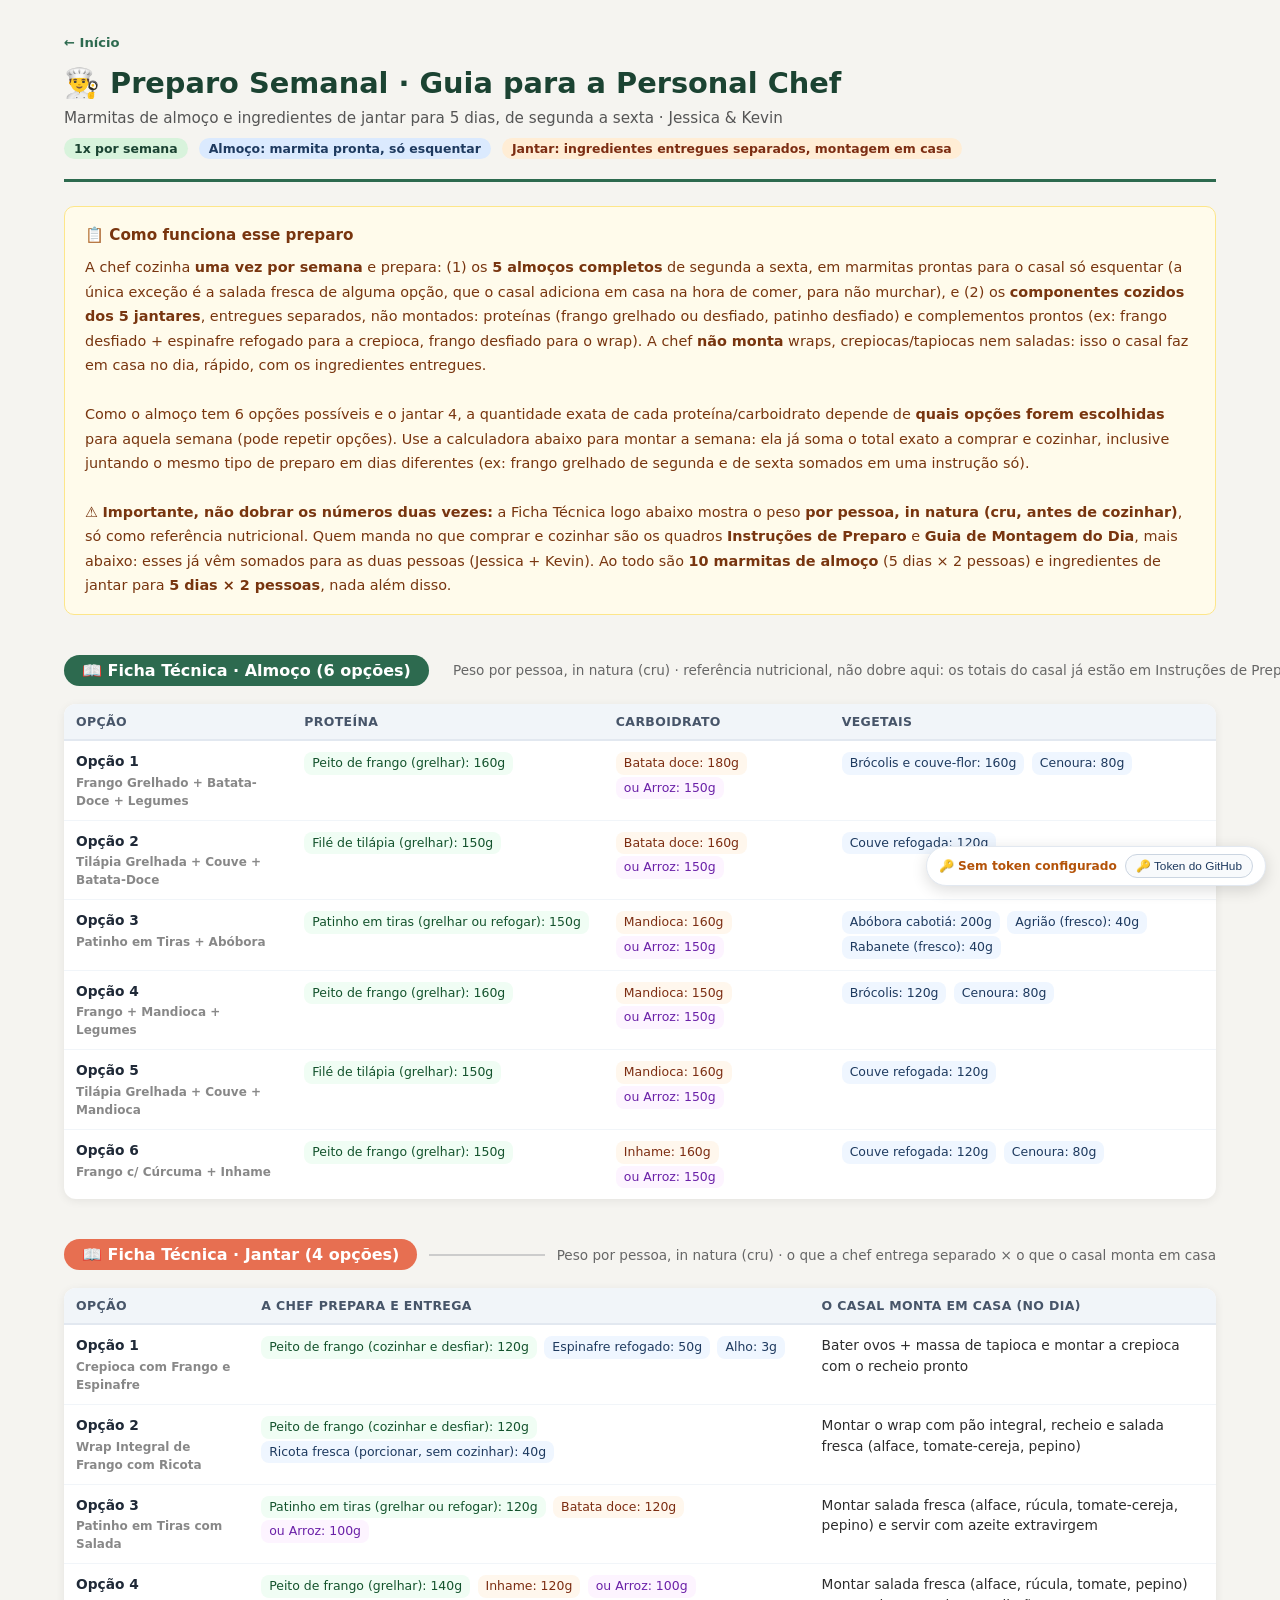
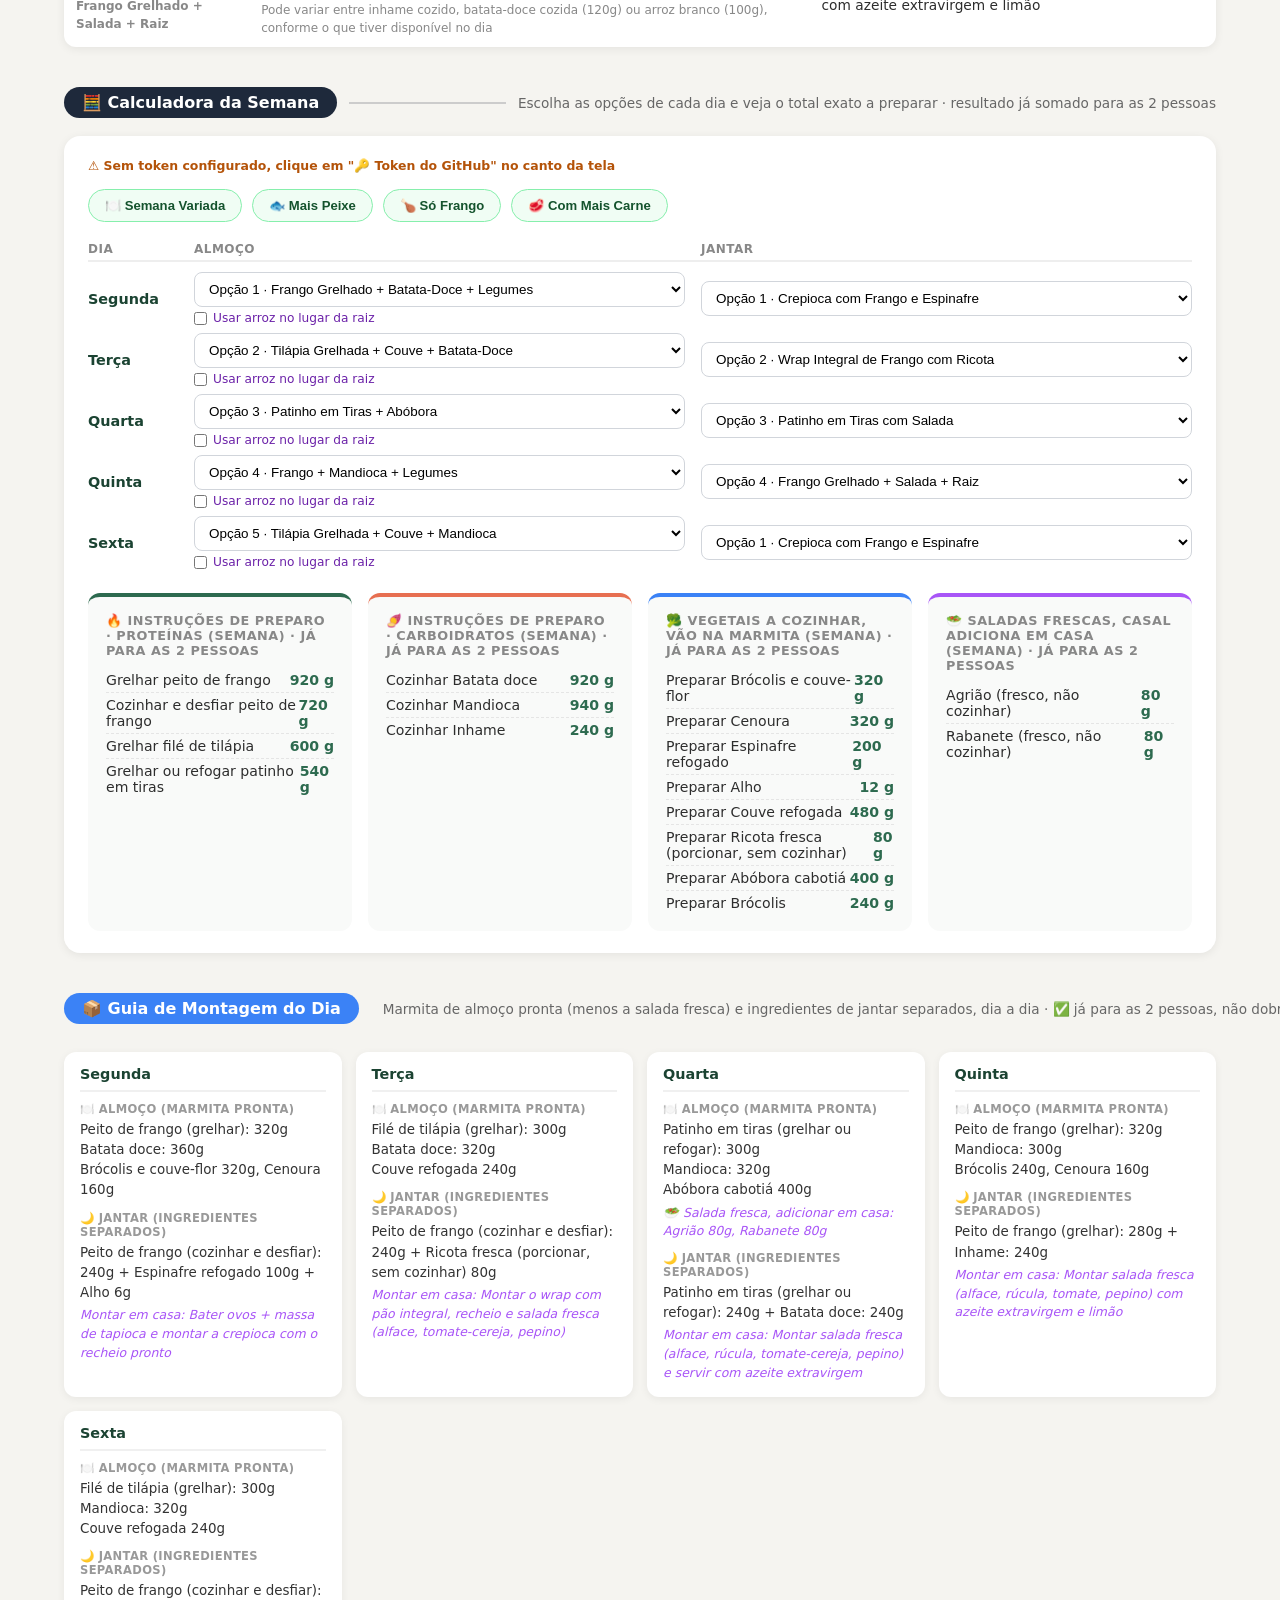
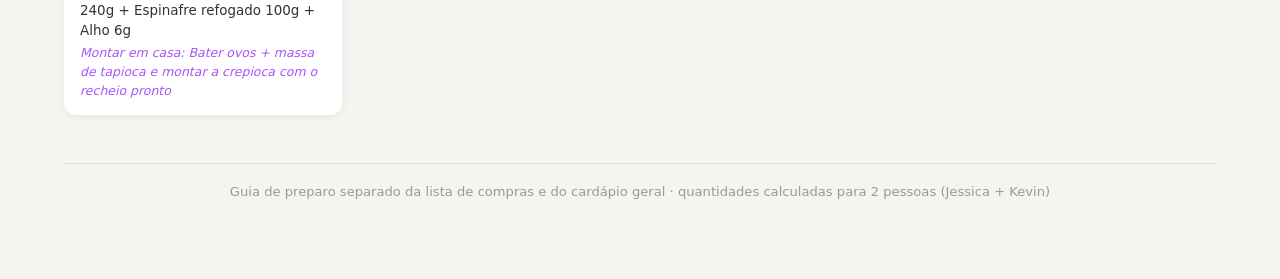
<file: preparo-chef.html>
<!DOCTYPE html>
<html lang="pt-BR">
<head>
<meta charset="UTF-8">
<meta name="viewport" content="width=device-width, initial-scale=1.0">
<title>Preparo Semanal · Guia para a Personal Chef</title>
<link rel="stylesheet" href="assets/css/common.css">
<link rel="stylesheet" href="assets/css/preparo-chef.css">
</head>
<body>

<a class="back-nav" href="index.html">← Início</a>
<header>
  <h1>👨‍🍳 Preparo Semanal · Guia para a Personal Chef</h1>
  <p>Marmitas de almoço e ingredientes de jantar para 5 dias, de segunda a sexta · Jessica &amp; Kevin</p>
  <div>
    <span class="tag">1x por semana</span>
    <span class="tag blue">Almoço: marmita pronta, só esquentar</span>
    <span class="tag orange">Jantar: ingredientes entregues separados, montagem em casa</span>
  </div>
</header>

<div class="note-box">
  <strong>📋 Como funciona esse preparo</strong>
  A chef cozinha <b>uma vez por semana</b> e prepara: (1) os <b>5 almoços completos</b> de segunda a sexta, em marmitas prontas para o casal só esquentar (a única exceção é a salada fresca de alguma opção, que o casal adiciona em casa na hora de comer, para não murchar), e (2) os <b>componentes cozidos dos 5 jantares</b>, entregues separados, não montados: proteínas (frango grelhado ou desfiado, patinho desfiado) e complementos prontos (ex: frango desfiado + espinafre refogado para a crepioca, frango desfiado para o wrap). A chef <b>não monta</b> wraps, crepiocas/tapiocas nem saladas: isso o casal faz em casa no dia, rápido, com os ingredientes entregues.<br><br>
  Como o almoço tem 6 opções possíveis e o jantar 4, a quantidade exata de cada proteína/carboidrato depende de <b>quais opções forem escolhidas</b> para aquela semana (pode repetir opções). Use a calculadora abaixo para montar a semana: ela já soma o total exato a comprar e cozinhar, inclusive juntando o mesmo tipo de preparo em dias diferentes (ex: frango grelhado de segunda e de sexta somados em uma instrução só).<br><br>
  ⚠️ <b>Importante, não dobrar os números duas vezes:</b> a Ficha Técnica logo abaixo mostra o peso <b>por pessoa, in natura (cru, antes de cozinhar)</b>, só como referência nutricional. Quem manda no que comprar e cozinhar são os quadros <b>Instruções de Preparo</b> e <b>Guia de Montagem do Dia</b>, mais abaixo: esses já vêm somados para as duas pessoas (Jessica + Kevin). Ao todo são <b>10 marmitas de almoço</b> (5 dias × 2 pessoas) e ingredientes de jantar para <b>5 dias × 2 pessoas</b>, nada além disso.
</div>

<div class="section-title">
  <span class="badge">📖 Ficha Técnica · Almoço (6 opções)</span>
  <hr>
  <p>Peso por pessoa, in natura (cru) · referência nutricional, não dobre aqui: os totais do casal já estão em Instruções de Preparo e Guia de Montagem</p>
</div>
<div class="table-wrap">
  <table id="tbl-almoco">
    <thead><tr><th>Opção</th><th>Proteína</th><th>Carboidrato</th><th>Vegetais</th></tr></thead>
    <tbody></tbody>
  </table>
</div>

<div class="section-title">
  <span class="badge" style="background:#e76f51;">📖 Ficha Técnica · Jantar (4 opções)</span>
  <hr>
  <p>Peso por pessoa, in natura (cru) · o que a chef entrega separado × o que o casal monta em casa</p>
</div>
<div class="table-wrap">
  <table id="tbl-jantar">
    <thead><tr><th>Opção</th><th>A chef prepara e entrega</th><th>O casal monta em casa (no dia)</th></tr></thead>
    <tbody></tbody>
  </table>
</div>

<div class="section-title">
  <span class="badge" style="background:#1e293b;">🧮 Calculadora da Semana</span>
  <hr>
  <p>Escolha as opções de cada dia e veja o total exato a preparar · resultado já somado para as 2 pessoas</p>
</div>

<div class="calc-card">
  <div class="sync-row">
    <span id="chef-sync-status" class="sync-status">🔄 Carregando escolhas salvas...</span>
  </div>
  <div class="presets">
    <button class="preset-btn" onclick="applyPreset('variada')">🍽️ Semana Variada</button>
    <button class="preset-btn" onclick="applyPreset('peixe')">🐟 Mais Peixe</button>
    <button class="preset-btn" onclick="applyPreset('frango')">🍗 Só Frango</button>
    <button class="preset-btn" onclick="applyPreset('patinho')">🥩 Com Mais Carne</button>
  </div>

  <div class="day-grid header-row">
    <div>Dia</div><div>Almoço</div><div>Jantar</div>
  </div>
  <div id="day-selectors"></div>

  <div class="results-grid" id="results-grid"></div>
</div>

<div class="section-title" style="margin-top:40px;">
  <span class="badge" style="background:#3b82f6;">📦 Guia de Montagem do Dia</span>
  <hr>
  <p>Marmita de almoço pronta (menos a salada fresca) e ingredientes de jantar separados, dia a dia · ✅ já para as 2 pessoas, não dobre de novo</p>
</div>
<div class="daily-plan">
  <div class="daily-plan-grid" id="daily-plan-grid"></div>
</div>

<footer>
  Guia de preparo separado da lista de compras e do cardápio geral · quantidades calculadas para 2 pessoas (Jessica + Kevin)
</footer>

<script src="assets/js/common.js"></script>
<script src="assets/js/preparo-chef.js"></script>
</body>
</html>
</file>
<file: assets/css/common.css>
/* ===== Reset e base compartilhados entre todas as páginas do site ===== */
* { margin: 0; padding: 0; box-sizing: border-box; }

body {
  font-family: 'Segoe UI', system-ui, sans-serif;
  background: #f5f4f0;
  color: #2d2d2d;
  margin: 0 auto;
}

/* Link "← Início" presente em todas as páginas exceto a home */
.back-nav { display: inline-flex; align-items: center; gap: 6px; font-size: 0.82rem; font-weight: 600; color: #2d6a4f; text-decoration: none; margin-bottom: 16px; }
.back-nav:hover { text-decoration: underline; }

/* Variante azul da tag, idêntica em cardápio, preparo-chef e lista de compras */
.tag.blue { background: #dbeafe; color: #1e3a5f; }

/* Rodapé padrão das páginas internas */
footer { margin-top: 48px; padding-top: 20px; border-top: 1px solid #ddd; font-size: 0.82rem; color: #999; text-align: center; }

/* Barra fixa de configuração do token do GitHub, comum a todas as páginas (assets/js/common.js) */
#global-token-bar { position: fixed; bottom: 14px; right: 14px; background: white; border: 1px solid #e2e8f0; border-radius: 20px; padding: 7px 12px; box-shadow: 0 4px 16px rgba(0,0,0,0.14); display: flex; align-items: center; gap: 8px; font-size: 0.76rem; z-index: 999; }
.global-token-status { color: #888; white-space: nowrap; }
.global-token-status.ok { color: #2d6a4f; font-weight: 600; }
.global-token-status.warn { color: #b45309; font-weight: 600; }
.global-token-btn { background: #f8fafc; border: 1px solid #cbd5e1; color: #1e3a5f; font-size: 0.74rem; padding: 4px 10px; border-radius: 16px; cursor: pointer; white-space: nowrap; }
.global-token-btn:hover { background: #eef2f7; }
@media print { #global-token-bar { display: none; } }
@media (max-width: 480px) { #global-token-bar { left: 14px; right: 14px; justify-content: space-between; } }
</file>
<file: assets/css/index.css>
/* ===== Estilos específicos da página inicial (index.html) ===== */
body {
  padding: 48px 24px 60px;
  max-width: 1000px;
}
header { text-align: center; margin-bottom: 40px; }
header .emoji { font-size: 2.4rem; margin-bottom: 8px; }
header h1 { font-size: 2rem; font-weight: 700; color: #1b4332; margin-bottom: 8px; }
header p { color: #555; font-size: 1rem; line-height: 1.6; max-width: 560px; margin: 0 auto; }
header .tags { margin-top: 14px; }
.tag { display: inline-block; background: #d8f3dc; color: #1b4332; font-size: 0.78rem; font-weight: 600; padding: 4px 12px; border-radius: 20px; margin: 3px; }
.tag.orange { background: #ffedd5; color: #7c2d12; }

.cards { display: grid; grid-template-columns: repeat(auto-fit, minmax(260px, 1fr)); gap: 20px; margin-bottom: 48px; }
a.card {
  background: white; border-radius: 18px; padding: 28px 24px;
  box-shadow: 0 3px 14px rgba(0,0,0,0.07);
  border-top: 5px solid #2d6a4f;
  text-decoration: none; color: inherit;
  display: flex; flex-direction: column;
  transition: transform 0.15s ease, box-shadow 0.15s ease;
}
a.card:hover { transform: translateY(-4px); box-shadow: 0 8px 22px rgba(0,0,0,0.12); }
a.card .card-icon { font-size: 2.2rem; margin-bottom: 14px; }
a.card h2 { font-size: 1.15rem; color: #1b4332; margin-bottom: 8px; }
a.card p { font-size: 0.88rem; color: #666; line-height: 1.55; flex: 1; }
a.card .card-cta { margin-top: 16px; font-size: 0.82rem; font-weight: 700; color: #2d6a4f; display: flex; align-items: center; gap: 6px; }
a.card .card-cta .arrow { transition: transform 0.15s ease; }
a.card:hover .card-cta .arrow { transform: translateX(4px); }

a.card.orange { border-top-color: #e76f51; }
a.card.orange .card-cta { color: #e76f51; }
a.card.blue { border-top-color: #3b82f6; }
a.card.blue .card-cta { color: #3b82f6; }
</file>
<file: assets/css/cardapio.css>
/* ===== Estilos específicos da página de Cardápio (cardapio-opcoes-semana.html) ===== */
body {
  padding: 32px 24px 80px;
  max-width: 1200px;
}
header { margin-bottom: 28px; padding-bottom: 20px; border-bottom: 3px solid #2d6a4f; }
header h1 { font-size: 1.8rem; font-weight: 700; color: #1b4332; margin-bottom: 6px; }
header p { color: #555; font-size: 0.95rem; line-height: 1.6; }
.tag { display: inline-block; background: #d8f3dc; color: #1b4332; font-size: 0.78rem; font-weight: 600; padding: 3px 10px; border-radius: 20px; margin-right: 6px; margin-top: 8px; }
.tag.orange { background: #ffedd5; color: #7c2d12; }

nav.toc { display: flex; flex-wrap: wrap; gap: 8px; margin: 20px 0 32px; }
nav.toc a {
  background: white; border: 1px solid #d8f3dc; color: #1b4332;
  font-size: 0.82rem; font-weight: 600; padding: 6px 14px; border-radius: 20px;
  text-decoration: none;
}
nav.toc a:hover { background: #d8f3dc; }

.note-box { background: #fffbeb; border: 1px solid #fde68a; border-radius: 10px; padding: 14px 18px; margin: 16px 0 24px; font-size: 0.88rem; color: #78350f; line-height: 1.6; }
.note-box strong { display: block; margin-bottom: 4px; }

.section-title { display: flex; align-items: center; gap: 12px; margin: 40px 0 20px; }
.section-title .badge { background: #2d6a4f; color: white; padding: 6px 18px; border-radius: 30px; font-size: 1rem; font-weight: 700; white-space: nowrap; }
.section-title hr { flex: 1; border: none; border-top: 2px solid #ccc; }
.section-title p { color: #666; font-size: 0.85rem; white-space: nowrap; }

/* meal sections (catalog) */
.meal-section { background: white; border-radius: 16px; padding: 24px 26px; margin-bottom: 24px; box-shadow: 0 2px 10px rgba(0,0,0,0.06); scroll-margin-top: 16px; }
.meal-header { display: flex; align-items: center; gap: 10px; margin-bottom: 4px; flex-wrap: wrap; }
.meal-icon { font-size: 1.4rem; }
.meal-header h2 { font-size: 1.25rem; color: #1b4332; font-weight: 700; }
.who-tag { margin-left: auto; font-size: 0.78rem; font-weight: 600; color: #666; background: #f1f5f9; padding: 4px 12px; border-radius: 20px; }

.opt-groups { margin-top: 14px; display: flex; flex-direction: column; gap: 16px; }
.opt-group { border-left: 4px solid #2d6a4f; padding-left: 16px; }
.opt-group-label { font-weight: 700; font-size: 0.85rem; text-transform: uppercase; letter-spacing: 0.04em; margin-bottom: 10px; }
.opt-card { background: #f9faf9; border-radius: 10px; padding: 12px 16px; margin-bottom: 10px; }
.opt-card:last-child { margin-bottom: 0; }
.opt-title { font-weight: 700; font-size: 0.95rem; color: #1f2937; margin-bottom: 4px; }
.opt-num { display: inline-block; background: #2d6a4f; color: white; font-size: 0.7rem; font-weight: 700; padding: 2px 8px; border-radius: 10px; margin-right: 8px; vertical-align: middle; }
.opt-ing { font-size: 0.86rem; color: #444; line-height: 1.5; }
.opt-card .obs { font-size: 0.8rem; color: #6b7280; margin-top: 6px; font-style: italic; }
.weekend-note { font-size: 0.86rem; color: #6b21a8; padding: 4px 0; }

/* semana modelo grid (reuses table.menu style) */
.menu-table-wrap { overflow-x: auto; border-radius: 12px; box-shadow: 0 2px 10px rgba(0,0,0,0.08); }
table.menu { border-collapse: collapse; width: 100%; min-width: 950px; background: white; font-size: 0.82rem; }
table.menu th { padding: 9px 10px; text-align: center; font-size: 0.78rem; font-weight: 700; letter-spacing: 0.04em; border-bottom: 2px solid #e2e8f0; white-space: nowrap; }
th.day-header { background: #f1f5f9; color: #475569; }
th.wkend-header { background: #f3e8ff; color: #6b21a8; }
th.row-label { background: #f8fafc; color: #64748b; text-align:left; width: 130px; }
table.menu td { padding: 8px 10px; border-bottom: 1px solid #f1f5f9; border-right: 1px solid #f1f5f9; vertical-align: top; line-height: 1.4; color: #374151; }
table.menu td.row-label-cell { font-size: 0.75rem; font-weight: 700; text-transform: uppercase; letter-spacing: 0.05em; white-space: nowrap; padding: 8px 12px; border-right: 2px solid #e2e8f0; }
tr.row-chef td { background: #f0fdf4; }
tr.row-chef td.row-label-cell { background: #dcfce7; color: #14532d; }
tr.row-jessica td { background: #eff6ff; }
tr.row-jessica td.row-label-cell { background: #dbeafe; color: #1e3a5f; }
tr.row-kevin td { background: #fff7ed; }
tr.row-kevin td.row-label-cell { background: #ffedd5; color: #7c2d12; }
td.wkend { background: rgba(168,85,247,0.06) !important; }
.cell-list { list-style: none; }
.cell-list li { margin-bottom: 4px; }
.cell-list a { color: #1f2937; text-decoration: none; font-size: 0.8rem; }
.cell-list a:hover { text-decoration: underline; color: #2d6a4f; }
.cell-empty, .cell-note { color: #9ca3af; font-size: 0.78rem; font-style: italic; }

@media print {
  body { padding: 16px; background: white; }
  .meal-section { box-shadow: none; border: 1px solid #ddd; }
  nav.toc { display: none; }
}
</file>
<file: assets/css/lista-compras.css>
/* ===== Estilos específicos da página de Lista de Compras (lista-compras.html) ===== */
body {
  padding: 32px 24px 80px;
  max-width: 1100px;
}

header { margin-bottom: 24px; padding-bottom: 20px; border-bottom: 3px solid #2d6a4f; }
header h1 { font-size: 1.8rem; font-weight: 700; color: #1b4332; margin-bottom: 6px; }
header p { color: #555; font-size: 0.95rem; line-height: 1.6; }
.tag { display: inline-block; background: #d8f3dc; color: #1b4332; font-size: 0.78rem; font-weight: 600; padding: 3px 10px; border-radius: 20px; margin-right: 6px; margin-top: 8px; }

.progress-wrap {
  position: sticky; top: 0; z-index: 10;
  background: #f5f4f0cc;
  backdrop-filter: blur(6px);
  padding: 14px 0 10px;
  margin-bottom: 8px;
}
.progress-bar-outer { background: #e2e0d8; border-radius: 20px; height: 14px; overflow: hidden; }
.progress-bar-inner { background: linear-gradient(90deg, #2d6a4f, #52b788); height: 100%; width: 0%; transition: width 0.25s ease; }
.progress-label { display: flex; justify-content: space-between; align-items: center; font-size: 0.85rem; color: #444; margin-top: 6px; margin-bottom: 2px; }
.progress-label strong { color: #1b4332; }
.reset-btn { background: white; border: 1px solid #cbd5c9; color: #444; font-size: 0.8rem; padding: 5px 12px; border-radius: 20px; cursor: pointer; }
.reset-btn:hover { background: #fef2f2; border-color: #fca5a5; color: #b91c1c; }
.sync-row { display: flex; justify-content: space-between; align-items: center; margin-top: 8px; font-size: 0.78rem; flex-wrap: wrap; gap: 8px; }
.sync-status { color: #888; }
.sync-status.ok { color: #2d6a4f; font-weight: 600; }
.sync-status.warn { color: #b45309; font-weight: 600; }
.sync-status.info { color: #3b82f6; font-weight: 600; }
.token-btn { background: white; border: 1px solid #bcdcf7; color: #1e3a5f; font-size: 0.76rem; padding: 4px 12px; border-radius: 20px; cursor: pointer; }
.token-btn:hover { background: #eff6ff; }
.tabs-bar { display: flex; gap: 8px; margin-bottom: 10px; flex-wrap: wrap; }
.tab-btn { background: white; border: 1px solid #d8dcd8; color: #555; font-size: 0.86rem; font-weight: 600; padding: 8px 16px; border-radius: 20px; cursor: pointer; }
.tab-btn.active { background: #2d6a4f; border-color: #2d6a4f; color: white; }
.tab-btn[data-tab="internet"].active { background: #3b82f6; border-color: #3b82f6; }
.tab-btn[data-tab="presencial"].active { background: #e76f51; border-color: #e76f51; }
.reset-channels-link { background: none; border: none; color: #999; font-size: 0.74rem; text-decoration: underline; cursor: pointer; padding: 0; margin-left: auto; align-self: center; }
.add-item-bar { display: flex; justify-content: flex-end; margin: 4px 0 16px; }
.add-item-btn { background: #2d6a4f; color: white; border: none; font-size: 0.84rem; font-weight: 600; padding: 8px 16px; border-radius: 20px; cursor: pointer; }
.add-item-btn:hover { background: #1b4332; }
.add-item-panel { background: white; border: 1px solid #d8f3dc; border-radius: 14px; padding: 18px 20px; margin: -8px 0 20px; box-shadow: 0 2px 10px rgba(0,0,0,0.06); }
.add-item-grid { display: grid; grid-template-columns: repeat(auto-fit, minmax(180px, 1fr)); gap: 12px; }
.add-item-grid label { display: flex; flex-direction: column; font-size: 0.78rem; font-weight: 600; color: #555; gap: 4px; }
.add-item-grid input, .add-item-grid select { padding: 8px 10px; border-radius: 8px; border: 1px solid #d1d5db; font-size: 0.86rem; font-weight: 400; color: #222; }
.add-item-actions { display: flex; gap: 10px; margin-top: 14px; }
.add-item-submit { background: #2d6a4f; color: white; border: none; font-size: 0.84rem; font-weight: 600; padding: 8px 18px; border-radius: 20px; cursor: pointer; }
.add-item-submit:hover { background: #1b4332; }
.add-item-cancel { background: white; color: #666; border: 1px solid #d1d5db; font-size: 0.84rem; padding: 8px 16px; border-radius: 20px; cursor: pointer; }
.ch-btn.del-btn { color: #b91c1c; }
.ch-btn.del-btn:hover { background: #fef2f2; border-color: #fca5a5; opacity: 1; }
.restore-removed-link { background: none; border: none; color: #999; font-size: 0.74rem; text-decoration: underline; cursor: pointer; padding: 0; }

.section-title { display: flex; align-items: center; gap: 12px; margin: 36px 0 16px; }
.section-title .badge { background: #2d6a4f; color: white; padding: 6px 18px; border-radius: 30px; font-size: 1rem; font-weight: 700; white-space: nowrap; }
.section-title .badge.weekly { background: #e76f51; }
.section-title hr { flex: 1; border: none; border-top: 2px solid #ccc; }
.section-title p { color: #666; font-size: 0.85rem; white-space: nowrap; }
.section-progress { font-size: 0.78rem; color: #888; margin: -8px 0 14px; }

.grid { display: grid; grid-template-columns: repeat(auto-fill, minmax(300px, 1fr)); gap: 18px; }

.card { background: white; border-radius: 14px; padding: 18px 20px; box-shadow: 0 2px 8px rgba(0,0,0,0.07); border-top: 4px solid #2d6a4f; }
.card h3 { font-size: 0.85rem; font-weight: 700; text-transform: uppercase; letter-spacing: 0.05em; color: #888; margin-bottom: 10px; }

.item-row { display: flex; align-items: center; gap: 4px; border-bottom: 1px solid #f0f0f0; }
.item-row:last-child { border-bottom: none; }
.item { display: flex; align-items: flex-start; gap: 10px; padding: 8px 4px; flex: 1; min-width: 0; cursor: pointer; user-select: none; }
.channel-toggle { display: flex; gap: 3px; flex-shrink: 0; padding-right: 2px; }
.ch-btn { border: 1px solid #e5e5e5; background: #fafafa; border-radius: 8px; width: 28px; height: 28px; font-size: 0.85rem; line-height: 1; cursor: pointer; display: flex; align-items: center; justify-content: center; opacity: 0.4; transition: all 0.15s ease; }
.ch-btn:hover { opacity: 0.8; }
.ch-btn.active { opacity: 1; }
.ch-btn[data-ch="internet"].active { background: #dbeafe; border-color: #3b82f6; }
.ch-btn[data-ch="presencial"].active { background: #fff7ed; border-color: #e76f51; }
.item input[type="checkbox"] { position: absolute; opacity: 0; width: 0; height: 0; }
.box { flex-shrink: 0; width: 20px; height: 20px; margin-top: 1px; border: 2px solid #b7c9bd; border-radius: 6px; display: flex; align-items: center; justify-content: center; transition: all 0.15s ease; }
.item input:checked ~ .box { background: #2d6a4f; border-color: #2d6a4f; }
.item input:checked ~ .box::after { content: ""; width: 5px; height: 9px; border: solid white; border-width: 0 2px 2px 0; transform: rotate(45deg) translate(-1px,-1px); }
.item-body { flex: 1; display: flex; justify-content: space-between; gap: 12px; align-items: baseline; }
.item-name { font-size: 0.92rem; color: #2d2d2d; line-height: 1.4; flex: 1; }
.item-name small { display: block; font-size: 0.78rem; color: #999; margin-top: 1px; }
.item-qty { font-size: 0.82rem; font-weight: 600; color: #2d6a4f; white-space: nowrap; text-align: right; min-width: 90px; }
.monthly-eq { display: block; font-size: 0.72rem; font-weight: 400; color: #aaa; margin-top: 1px; }
.item.checked .item-name, .item.checked .item-qty { text-decoration: line-through; color: #bbb; }
.item.checked .item-name small, .item.checked .monthly-eq { color: #ccc; }

.note-box { background: #fffbeb; border: 1px solid #fde68a; border-radius: 10px; padding: 14px 18px; margin: 20px 0; font-size: 0.88rem; color: #78350f; line-height: 1.6; }
.note-box strong { display: block; margin-bottom: 4px; }

@media print {
  body { padding: 16px; background: white; }
  .card { box-shadow: none; border: 1px solid #ddd; }
  .progress-wrap { position: static; backdrop-filter: none; }
  .reset-btn { display: none; }
}

/* ===== Responsivo (celular) ===== */
html { -webkit-text-size-adjust: 100%; }
body { overflow-x: hidden; }

@media (max-width: 640px) {
  body { padding: 16px 12px 90px; }

  header { margin-bottom: 18px; padding-bottom: 14px; }
  header h1 { font-size: 1.35rem; }
  header p { font-size: 0.85rem; }
  .tag { font-size: 0.72rem; padding: 3px 9px; }

  .progress-wrap { padding: 10px 0 8px; margin-bottom: 4px; }
  .progress-label { font-size: 0.8rem; }
  .reset-btn, .token-btn { font-size: 0.74rem; padding: 7px 12px; }
  .sync-row { gap: 6px; }
  .sync-status { font-size: 0.74rem; flex: 1 1 100%; }
  .token-btn { flex: 1 1 100%; text-align: center; }

  .note-box { padding: 12px 14px; font-size: 0.84rem; margin: 14px 0; }

  .section-title { margin: 26px 0 12px; flex-wrap: wrap; row-gap: 6px; }
  .section-title .badge { font-size: 0.88rem; padding: 5px 14px; }
  .section-title hr { flex-basis: 100%; order: 3; margin-top: 2px; }
  .section-title p { white-space: normal; font-size: 0.78rem; }
  .section-progress { margin: -4px 0 12px; }

  .grid { grid-template-columns: 1fr; gap: 12px; }
  .card { padding: 14px 16px; border-radius: 12px; }
  .card h3 { font-size: 0.78rem; margin-bottom: 6px; }

  .item { padding: 11px 2px; gap: 12px; }
  .box { width: 24px; height: 24px; }
  .item input:checked ~ .box::after { width: 6px; height: 11px; }
  .item-body { flex-direction: column; gap: 2px; align-items: flex-start; }
  .item-name { font-size: 0.9rem; }
  .item-qty { text-align: left; min-width: 0; font-size: 0.8rem; }

  .tabs-bar { gap: 6px; }
  .tab-btn { font-size: 0.78rem; padding: 7px 12px; flex: 1 1 auto; text-align: center; }
  .reset-channels-link { flex-basis: 100%; text-align: center; margin-left: 0; margin-top: 4px; }
  .ch-btn { width: 26px; height: 26px; font-size: 0.8rem; }
  .item { padding: 9px 2px; gap: 8px; }
  .add-item-grid { grid-template-columns: 1fr 1fr; }
  .add-item-bar { justify-content: stretch; }
  .add-item-btn { width: 100%; }
  .add-item-actions { flex-direction: column; }
  .add-item-submit, .add-item-cancel { width: 100%; }
}
</file>
<file: assets/css/preparo-chef.css>
/* ===== Estilos específicos da página de Preparo para a Chef (preparo-chef.html) ===== */
body {
  padding: 32px 24px 80px;
  max-width: 1200px;
}
header { margin-bottom: 24px; padding-bottom: 20px; border-bottom: 3px solid #2d6a4f; }
header h1 { font-size: 1.8rem; font-weight: 700; color: #1b4332; margin-bottom: 6px; }
header p { color: #555; font-size: 0.95rem; line-height: 1.6; }
.tag { display: inline-block; background: #d8f3dc; color: #1b4332; font-size: 0.78rem; font-weight: 600; padding: 3px 10px; border-radius: 20px; margin-right: 6px; margin-top: 8px; }
.tag.orange { background: #ffedd5; color: #7c2d12; }

.note-box { background: #fffbeb; border: 1px solid #fde68a; border-radius: 10px; padding: 16px 20px; margin: 20px 0; font-size: 0.9rem; color: #78350f; line-height: 1.7; }
.note-box strong { display: block; margin-bottom: 6px; font-size: 0.95rem; }

.section-title { display: flex; align-items: center; gap: 12px; margin: 40px 0 18px; }
.section-title .badge { background: #2d6a4f; color: white; padding: 6px 18px; border-radius: 30px; font-size: 1rem; font-weight: 700; white-space: nowrap; }
.section-title hr { flex: 1; border: none; border-top: 2px solid #ccc; }
.section-title p { color: #666; font-size: 0.85rem; white-space: nowrap; }

.table-wrap { overflow-x: auto; border-radius: 12px; box-shadow: 0 2px 10px rgba(0,0,0,0.07); background: white; }
table { border-collapse: collapse; width: 100%; min-width: 640px; font-size: 0.86rem; }
table th { background: #f1f5f9; color: #475569; padding: 10px 12px; text-align: left; font-size: 0.78rem; font-weight: 700; text-transform: uppercase; letter-spacing: 0.03em; border-bottom: 2px solid #e2e8f0; }
table td { padding: 10px 12px; border-bottom: 1px solid #f1f5f9; vertical-align: top; line-height: 1.5; }
table tr:last-child td { border-bottom: none; }
table td.opt-name { font-weight: 700; color: #1f2937; }
table td small { display: block; color: #888; font-size: 0.75rem; margin-top: 2px; }
.chip { display: inline-block; background: #f0fdf4; color: #14532d; padding: 2px 8px; border-radius: 8px; font-size: 0.78rem; margin: 1px 3px 1px 0; white-space: nowrap; }
.chip.carb { background: #fff7ed; color: #7c2d12; }
.chip.veg { background: #eff6ff; color: #1e3a5f; }
.chip.arroz { background: #fdf4ff; color: #6b21a8; }

/* Calculator */
.calc-card { background: white; border-radius: 16px; padding: 22px 24px; box-shadow: 0 2px 10px rgba(0,0,0,0.07); margin-bottom: 20px; }
.sync-row { display: flex; justify-content: space-between; align-items: center; margin-bottom: 16px; font-size: 0.78rem; flex-wrap: wrap; gap: 8px; }
.sync-status { color: #888; }
.sync-status.ok { color: #2d6a4f; font-weight: 600; }
.sync-status.warn { color: #b45309; font-weight: 600; }
.sync-status.info { color: #3b82f6; font-weight: 600; }
.token-btn { background: white; border: 1px solid #bcdcf7; color: #1e3a5f; font-size: 0.76rem; padding: 4px 12px; border-radius: 20px; cursor: pointer; }
.token-btn:hover { background: #eff6ff; }
.presets { display: flex; gap: 10px; flex-wrap: wrap; margin-bottom: 20px; }
.preset-btn { background: #f0fdf4; border: 1px solid #86efac; color: #14532d; font-size: 0.82rem; font-weight: 600; padding: 8px 16px; border-radius: 20px; cursor: pointer; }
.preset-btn:hover { background: #dcfce7; }
.day-grid { display: grid; grid-template-columns: 90px 1fr 1fr; gap: 10px 16px; align-items: center; margin-bottom: 8px; }
.day-grid.header-row { font-size: 0.75rem; font-weight: 700; text-transform: uppercase; color: #888; letter-spacing: 0.04em; padding-bottom: 4px; border-bottom: 2px solid #eee; margin-bottom: 10px; }
.day-label { font-weight: 700; color: #1b4332; font-size: 0.9rem; }
select { width: 100%; padding: 8px 10px; border-radius: 8px; border: 1px solid #d1d5db; font-size: 0.84rem; background: white; }
.arroz-toggle { display: flex; align-items: center; gap: 6px; font-size: 0.76rem; color: #6b21a8; margin-top: 4px; }
.arroz-toggle input { accent-color: #a855f7; }

.results-grid { display: grid; grid-template-columns: repeat(auto-fit, minmax(260px, 1fr)); gap: 16px; margin-top: 24px; }
.result-card { background: #f9faf9; border-radius: 12px; padding: 16px 18px; border-top: 4px solid #2d6a4f; }
.result-card h4 { font-size: 0.8rem; text-transform: uppercase; letter-spacing: 0.04em; color: #888; margin-bottom: 10px; }
.result-row { display: flex; justify-content: space-between; font-size: 0.88rem; padding: 4px 0; border-bottom: 1px dashed #e5e5e5; }
.result-row:last-child { border-bottom: none; }
.result-row .qty { font-weight: 700; color: #2d6a4f; }
.result-row.empty { color: #bbb; font-style: italic; }

.daily-plan { margin-top: 28px; }
.daily-plan-grid { display: grid; grid-template-columns: repeat(auto-fit, minmax(220px, 1fr)); gap: 14px; }
.day-card { background: white; border-radius: 12px; padding: 14px 16px; box-shadow: 0 2px 8px rgba(0,0,0,0.06); }
.day-card h5 { color: #1b4332; font-size: 0.9rem; margin-bottom: 10px; padding-bottom: 8px; border-bottom: 2px solid #f0f0f0; }
.day-card .meal-block { margin-bottom: 10px; }
.day-card .meal-block:last-child { margin-bottom: 0; }
.day-card .meal-label { font-size: 0.72rem; font-weight: 700; text-transform: uppercase; color: #999; letter-spacing: 0.03em; margin-bottom: 4px; }
.day-card .meal-content { font-size: 0.84rem; color: #333; line-height: 1.5; }
.day-card .meal-content .em-casa { color: #a855f7; font-size: 0.78rem; font-style: italic; display: block; margin-top: 3px; }

@media print {
  body { padding: 16px; background: white; }
  .calc-card, .table-wrap, .day-card { box-shadow: none; border: 1px solid #ddd; }
  .presets { display: none; }
}
</file>
